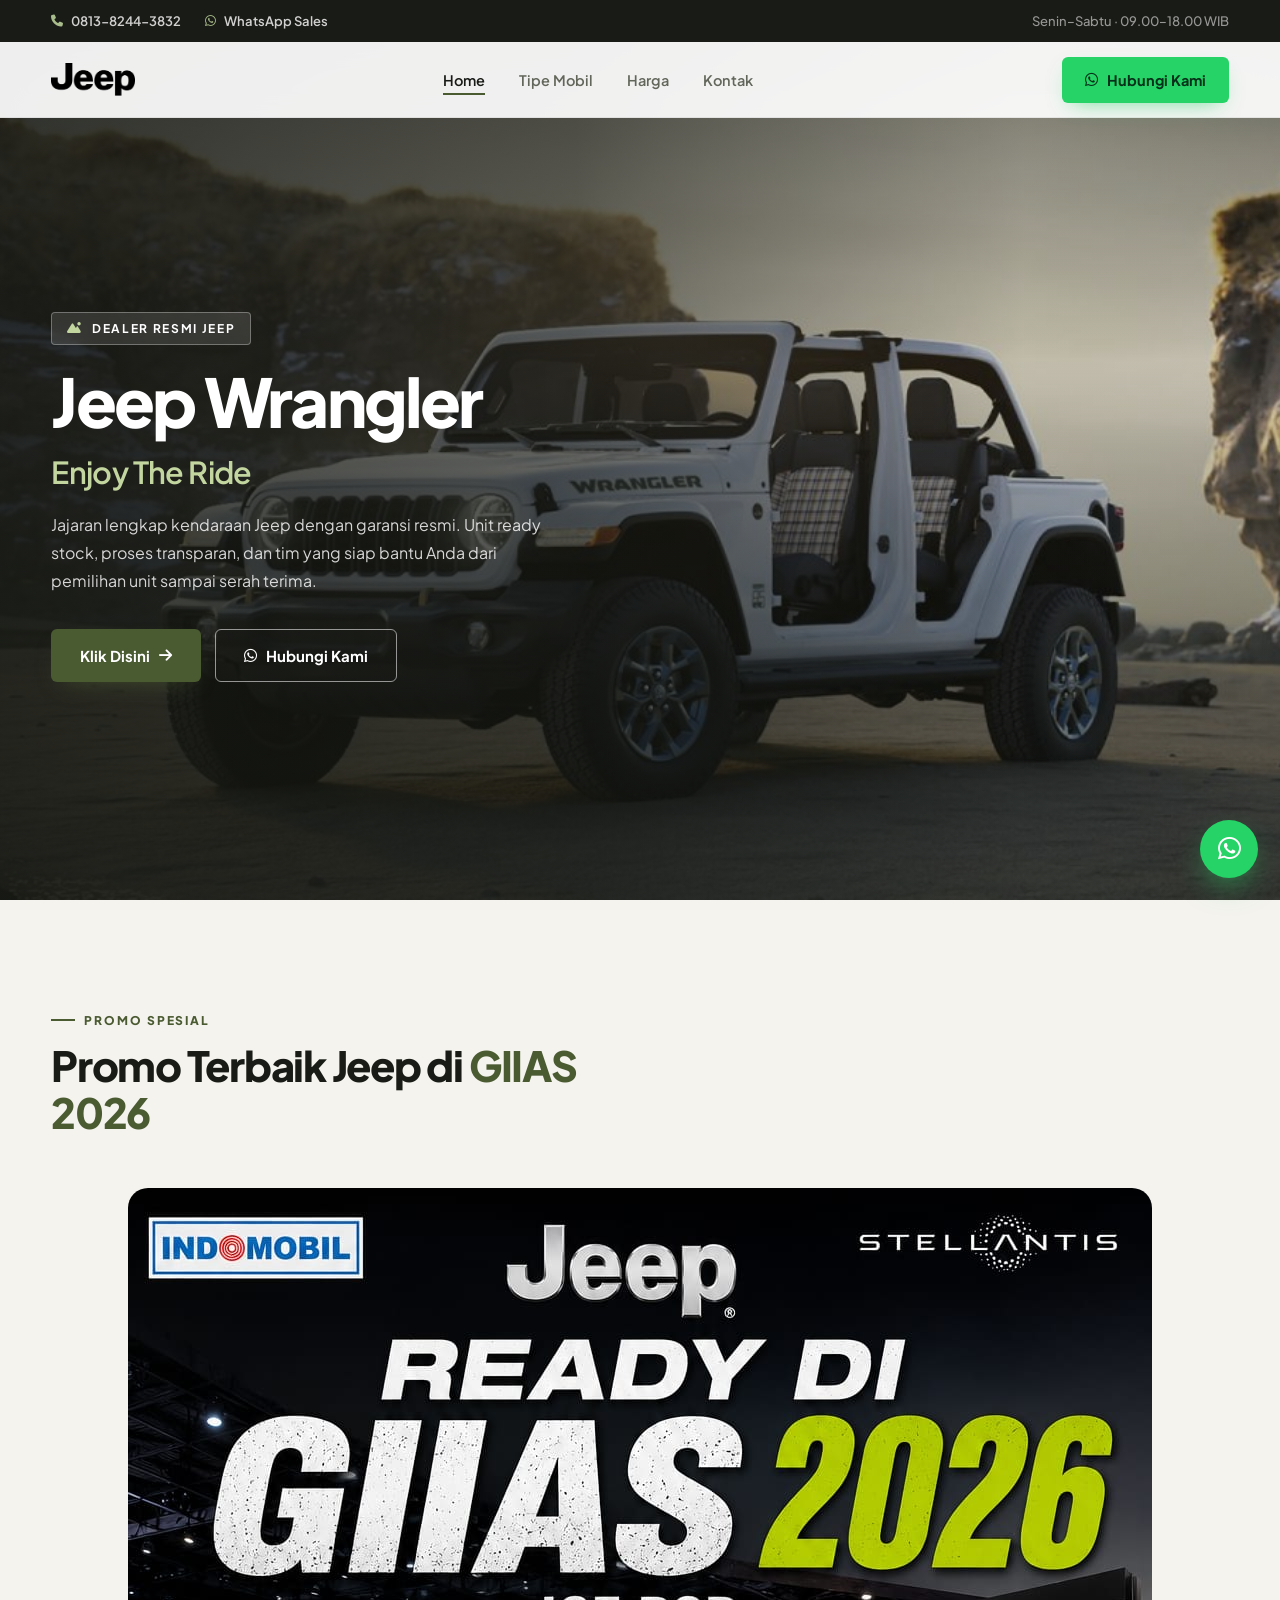
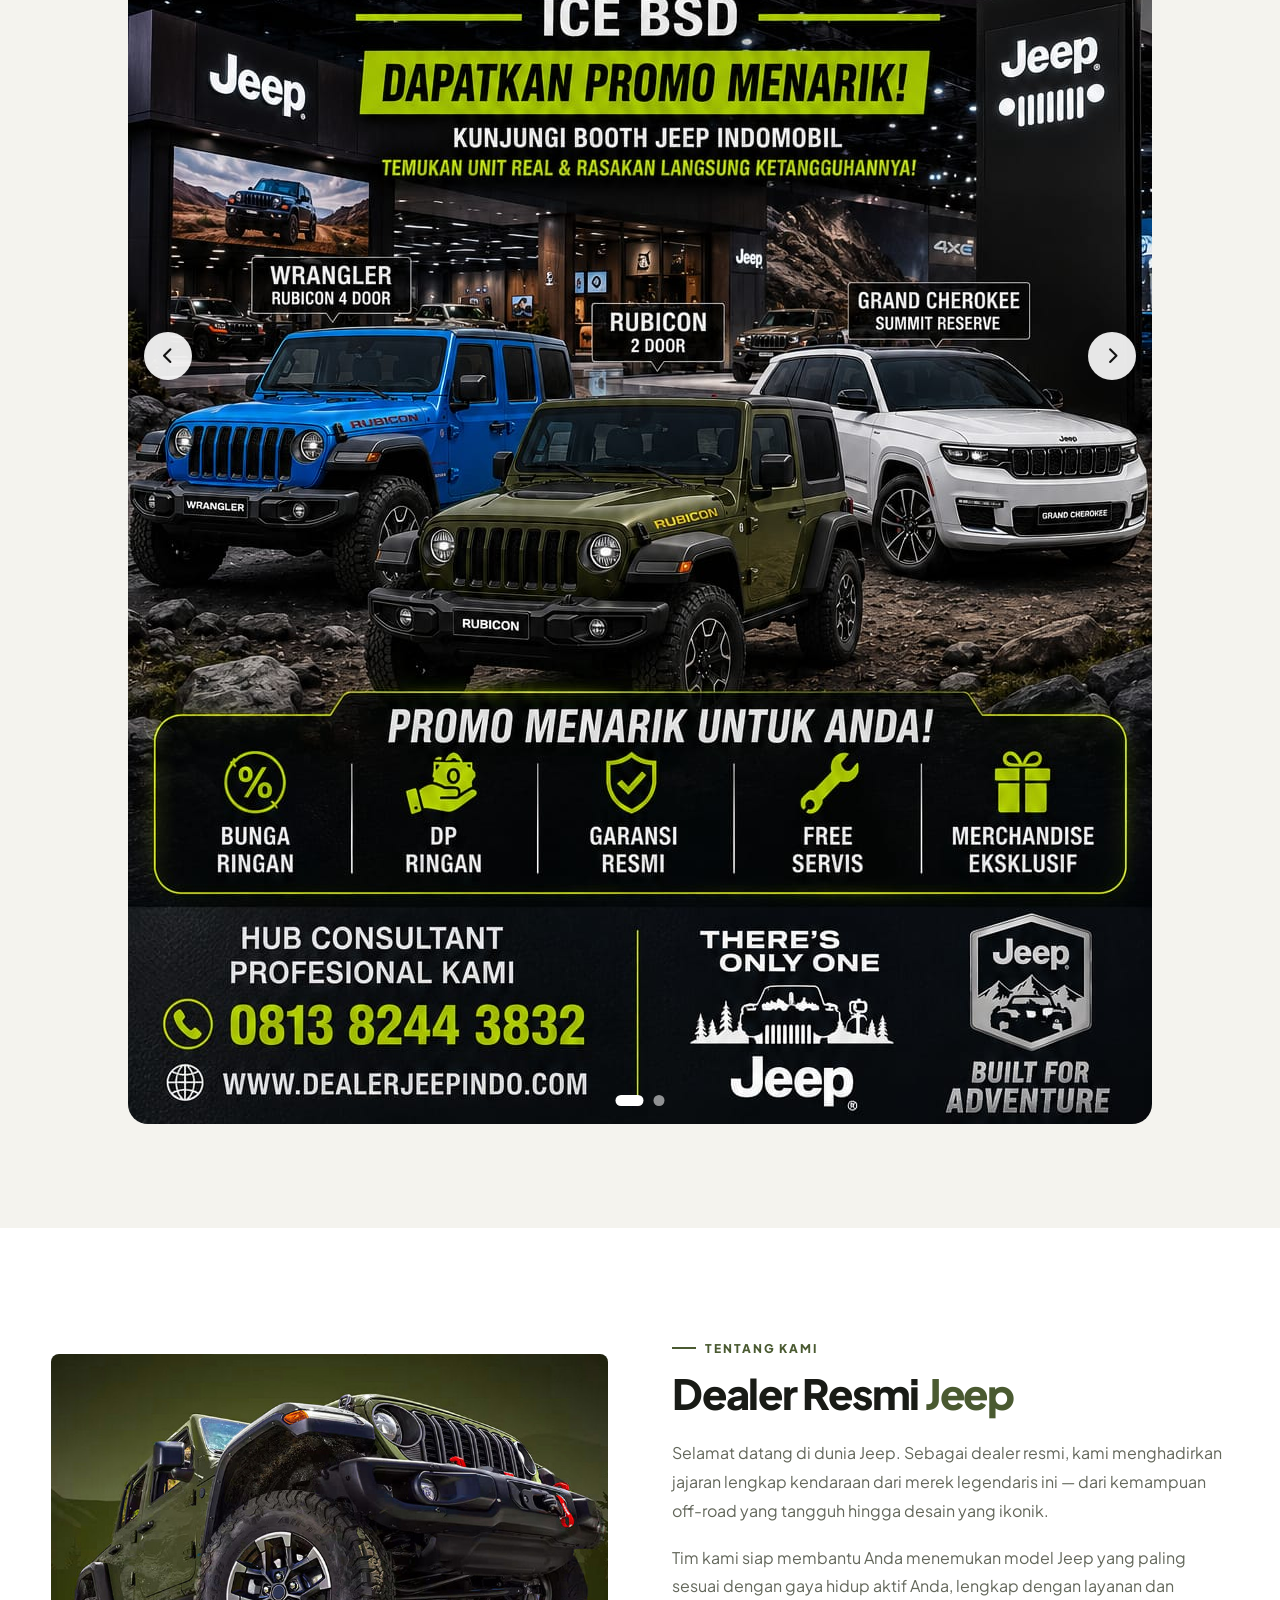
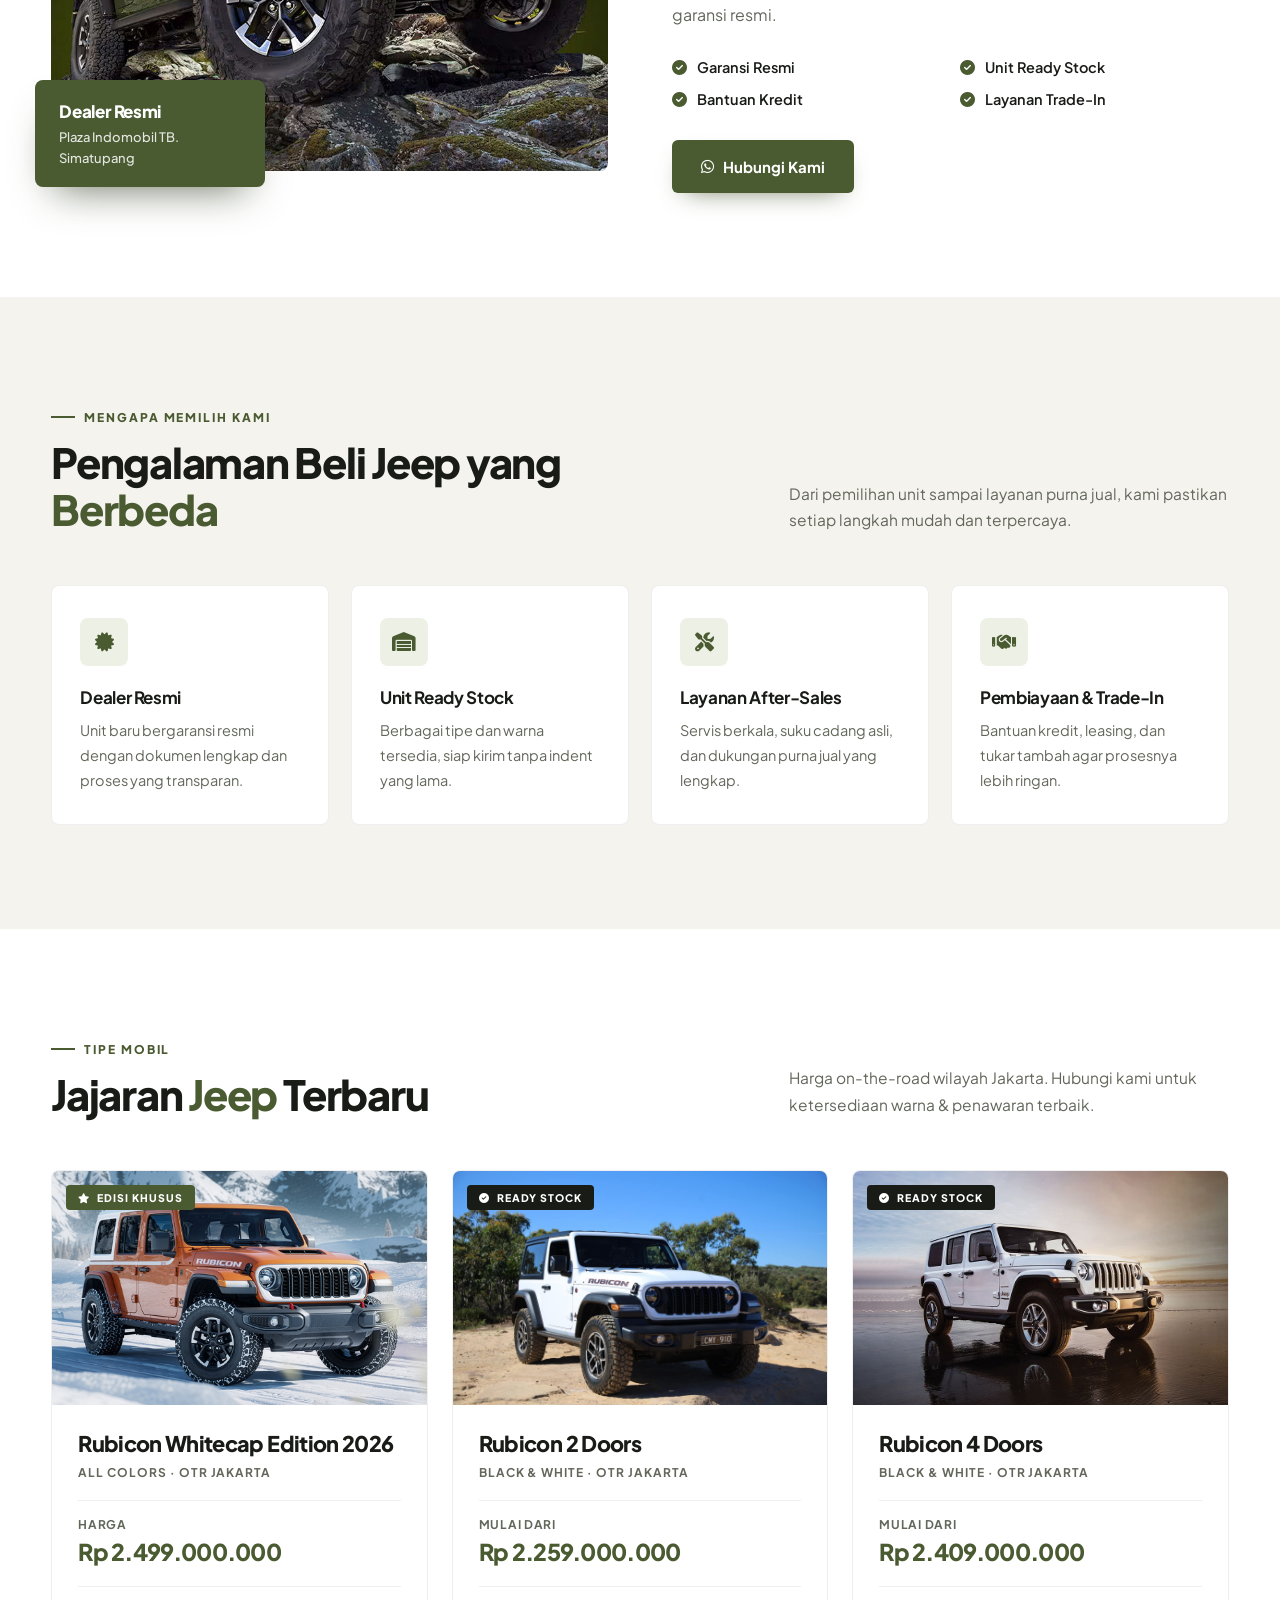
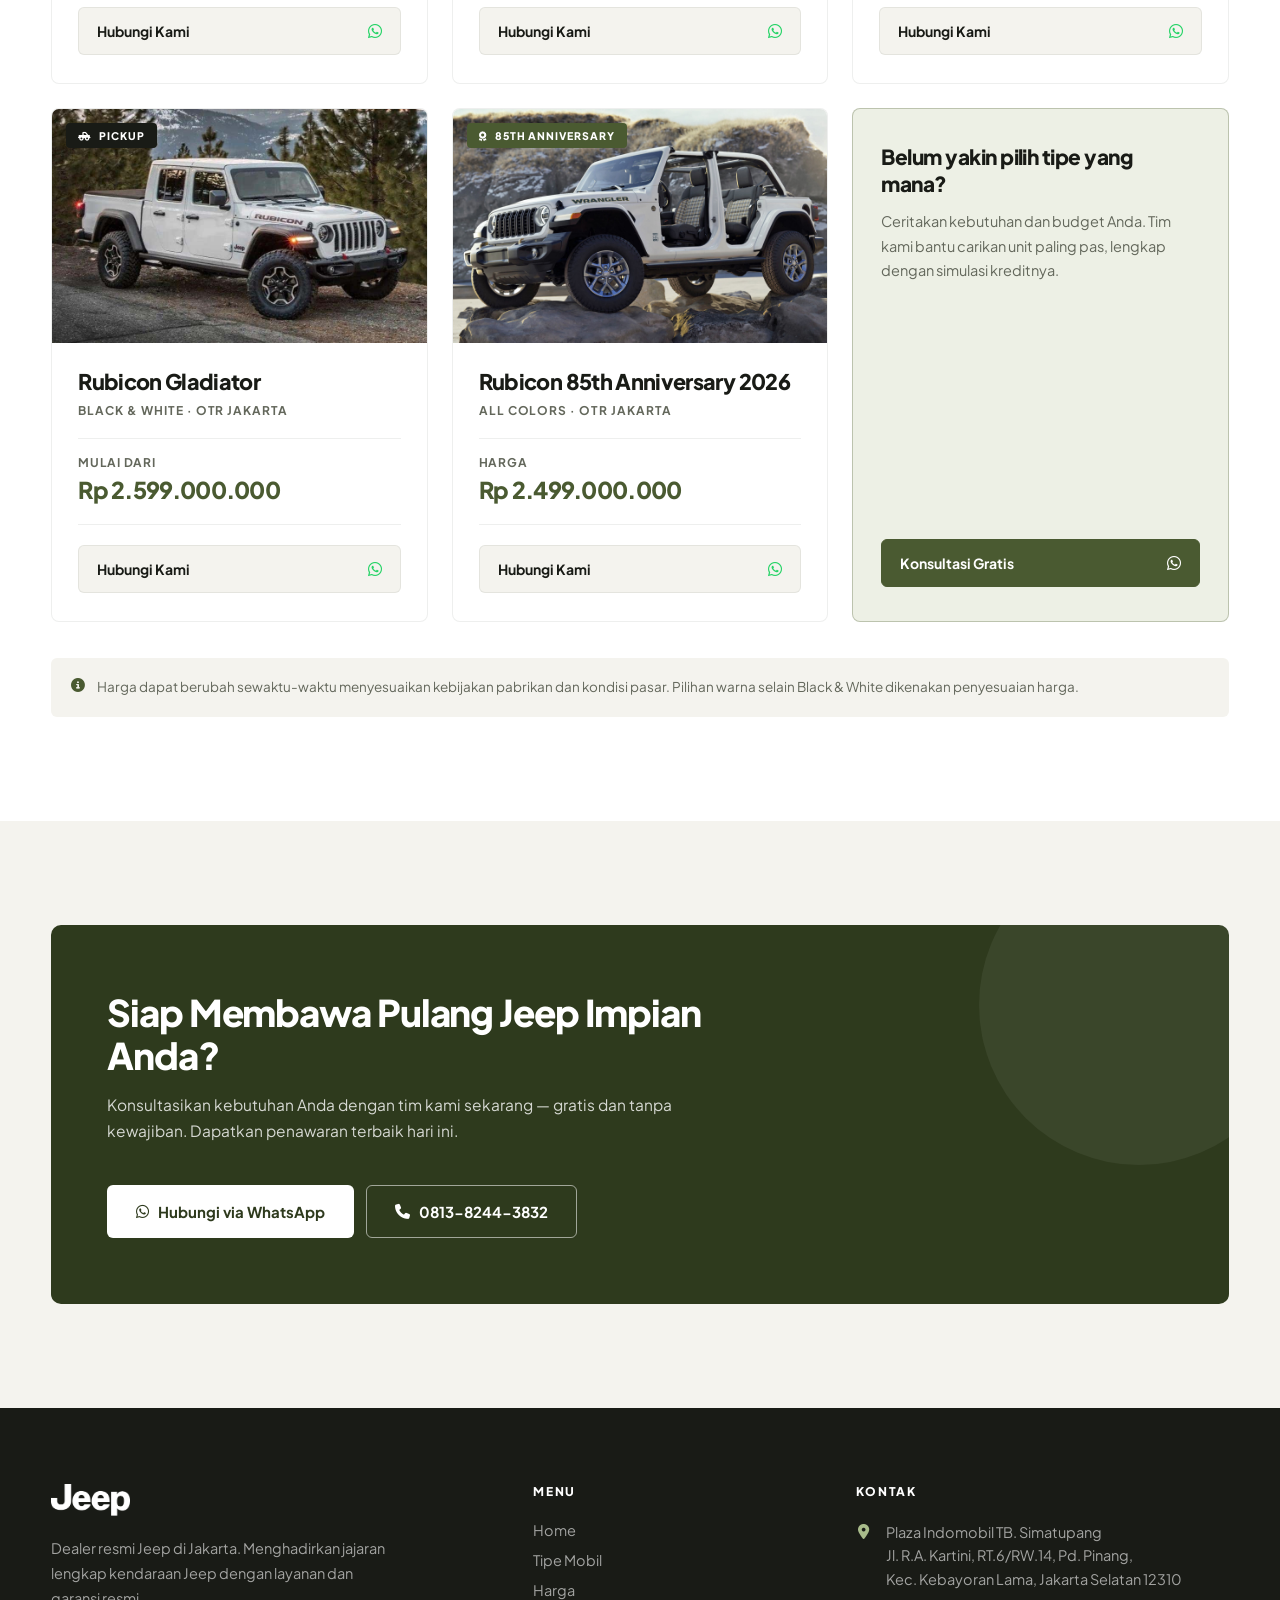
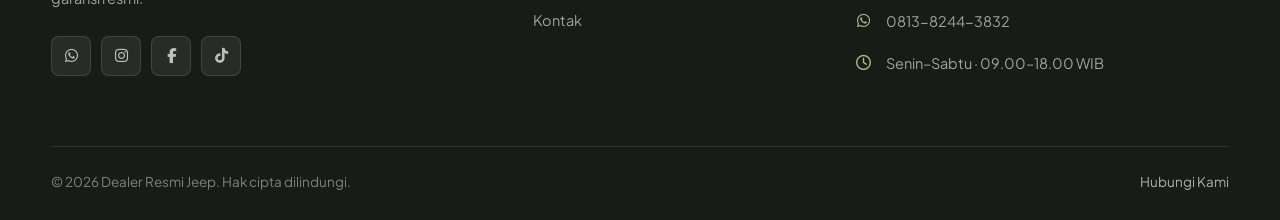
<file: index.html>
<!DOCTYPE html>
<html lang="id">
<head>
<meta charset="UTF-8">
<meta name="viewport" content="width=device-width, initial-scale=1.0">
<title>Dealer Resmi Jeep Jakarta | Wrangler, Rubicon &amp; Gladiator</title>
<meta name="description" content="Dealer resmi Jeep di Jakarta. Jajaran lengkap Wrangler Rubicon & Gladiator dengan garansi resmi, unit ready stock, dan bantuan pembiayaan.">

<link rel="preconnect" href="https://fonts.googleapis.com">
<link rel="preconnect" href="https://fonts.gstatic.com" crossorigin>
<link href="https://fonts.googleapis.com/css2?family=Plus+Jakarta+Sans:wght@400;500;600;700;800&display=swap" rel="stylesheet">
<link rel="stylesheet" href="https://cdnjs.cloudflare.com/ajax/libs/font-awesome/6.5.2/css/all.min.css">
<link rel="stylesheet" href="assets/style.css">
</head>
<body>

<!-- ============ TOP BAR ============ -->
<div class="topbar">
  <div class="wrap topbar__inner">
    <div class="topbar__left">
      <a href="tel:081382443832"><i class="fa-solid fa-phone"></i> 0813-8244-3832</a>
      <a href="https://wa.me/6281382443832" target="_blank"><i class="fa-brands fa-whatsapp"></i> WhatsApp Sales</a>
    </div>
    <div class="topbar__right">Senin&ndash;Sabtu &middot; 09.00&ndash;18.00 WIB</div>
  </div>
</div>

<!-- ============ NAVBAR ============ -->
<header class="nav" id="nav">
  <div class="wrap nav__inner">
    <a href="index.html" class="brand" aria-label="Dealer Jeep Indonesia">
      <img src="assets/logo.png" alt="Jeep">
    </a>
    <nav class="menu" id="menu">
      <a href="index.html" class="is-active">Home</a>
      <a href="tipe-mobil.html">Tipe Mobil</a>
      <a href="harga.html">Harga</a>
      <a href="kontak.html">Kontak</a>
    </nav>
    <div class="nav__right">
      <a href="https://wa.me/6281382443832?text=Halo%2C%20saya%20mau%20tanya%20unit%20Jeep" target="_blank" class="btn btn--wa">
        <i class="fa-brands fa-whatsapp"></i> Hubungi Kami
      </a>
      <button class="burger" id="burger" aria-label="Buka menu" aria-expanded="false"><i class="fa-solid fa-bars"></i></button>
    </div>
  </div>
</header>

<!-- ============ HERO ============ -->
<section class="hero">
  <div class="hero__bg">
    <img src="assets/hero-jeep.jpg" alt="Jeep Wrangler">
  </div>
  <div class="wrap">
    <div class="hero__content">
      <span class="hero__kicker"><i class="fa-solid fa-mountain-sun"></i> Dealer Resmi Jeep</span>
      <h1>Jeep Wrangler</h1>
      <div class="hero__sub">Enjoy The Ride</div>
      <p>
        Jajaran lengkap kendaraan Jeep dengan garansi resmi. Unit ready stock, proses transparan,
        dan tim yang siap bantu Anda dari pemilihan unit sampai serah terima.
      </p>
      <div class="hero__cta">
        <a href="tipe-mobil.html" class="btn btn--olive btn--lg">
          Klik Disini <i class="fa-solid fa-arrow-right"></i>
        </a>
        <a href="https://wa.me/6281382443832?text=Halo%2C%20saya%20mau%20tanya%20unit%20Jeep" target="_blank" class="btn btn--outline-light btn--lg">
          <i class="fa-brands fa-whatsapp"></i> Hubungi Kami
        </a>
      </div>
    </div>
  </div>
</section>

<!-- ============ IMAGE SLIDER GIIAS ============ -->
<section class="section section--sand">
  <div class="wrap">
    <div class="section__head">
      <div>
        <span class="eyebrow">Promo Spesial</span>
        <h2 class="section__title">Promo Terbaik Jeep di <em>GIIAS 2026</em></h2>
      </div>
    </div>

    <div class="slider" id="slider">
      <div class="slider__track" id="sliderTrack">
        <div class="slide"><img src="assets/giias-1.jpg" alt="Promo Jeep GIIAS 2026 - 1" width="1024" height="1536"></div>
        <div class="slide"><img src="assets/giias-2.jpg" alt="Promo Jeep GIIAS 2026 - 2" width="1024" height="1536"></div>
      </div>

      <button class="slider__btn slider__btn--prev" id="sliderPrev" aria-label="Sebelumnya"><i class="fa-solid fa-chevron-left"></i></button>
      <button class="slider__btn slider__btn--next" id="sliderNext" aria-label="Berikutnya"><i class="fa-solid fa-chevron-right"></i></button>

      <div class="slider__dots" id="sliderDots"></div>
    </div>
  </div>
</section>
  
<!-- ============ TENTANG KAMI ============ -->
<section class="section">
  <div class="wrap">
    <div class="about">
      <div class="about__media">
        <img src="assets/showroom-jeep.jpg" alt="Showroom Jeep Jakarta">
        <div class="about__badge">
          <strong>Dealer Resmi</strong>
          <span>Plaza Indomobil TB. Simatupang</span>
        </div>
      </div>
      <div class="about__body">
        <span class="eyebrow">Tentang Kami</span>
        <h2 class="section__title">Dealer Resmi <em>Jeep</em></h2>
        <p style="margin-top:22px">
          Selamat datang di dunia Jeep. Sebagai dealer resmi, kami menghadirkan jajaran lengkap
          kendaraan dari merek legendaris ini &mdash; dari kemampuan off-road yang tangguh hingga
          desain yang ikonik.
        </p>
        <p>
          Tim kami siap membantu Anda menemukan model Jeep yang paling sesuai dengan gaya hidup
          aktif Anda, lengkap dengan layanan dan garansi resmi.
        </p>

        <div class="about__list">
          <div><i class="fa-solid fa-circle-check"></i> Garansi Resmi</div>
          <div><i class="fa-solid fa-circle-check"></i> Unit Ready Stock</div>
          <div><i class="fa-solid fa-circle-check"></i> Bantuan Kredit</div>
          <div><i class="fa-solid fa-circle-check"></i> Layanan Trade-In</div>
        </div>

        <a href="https://wa.me/6281382443832?text=Halo%2C%20saya%20mau%20tanya%20unit%20Jeep" target="_blank" class="btn btn--olive btn--lg">
          <i class="fa-brands fa-whatsapp"></i> Hubungi Kami
        </a>
      </div>
    </div>
  </div>
</section>

<!-- ============ MENGAPA MEMILIH KAMI ============ -->
<section class="section section--sand">
  <div class="wrap">
    <div class="section__head">
      <div>
        <span class="eyebrow">Mengapa Memilih Kami</span>
        <h2 class="section__title">Pengalaman Beli Jeep yang <em>Berbeda</em></h2>
      </div>
      <p>
        Dari pemilihan unit sampai layanan purna jual, kami pastikan setiap langkah
        mudah dan terpercaya.
      </p>
    </div>

    <div class="why">
      <div class="why__card">
        <div class="why__icon"><i class="fa-solid fa-certificate"></i></div>
        <h3>Dealer Resmi</h3>
        <p>Unit baru bergaransi resmi dengan dokumen lengkap dan proses yang transparan.</p>
      </div>
      <div class="why__card">
        <div class="why__icon"><i class="fa-solid fa-warehouse"></i></div>
        <h3>Unit Ready Stock</h3>
        <p>Berbagai tipe dan warna tersedia, siap kirim tanpa indent yang lama.</p>
      </div>
      <div class="why__card">
        <div class="why__icon"><i class="fa-solid fa-screwdriver-wrench"></i></div>
        <h3>Layanan After-Sales</h3>
        <p>Servis berkala, suku cadang asli, dan dukungan purna jual yang lengkap.</p>
      </div>
      <div class="why__card">
        <div class="why__icon"><i class="fa-solid fa-handshake"></i></div>
        <h3>Pembiayaan &amp; Trade-In</h3>
        <p>Bantuan kredit, leasing, dan tukar tambah agar prosesnya lebih ringan.</p>
      </div>
    </div>
  </div>
</section>

<!-- ============ TIPE MOBIL ============ -->
<section class="section">
  <div class="wrap">
    <div class="section__head">
      <div>
        <span class="eyebrow">Tipe Mobil</span>
        <h2 class="section__title">Jajaran <em>Jeep</em> Terbaru</h2>
      </div>
      <p>
        Harga on-the-road wilayah Jakarta. Hubungi kami untuk ketersediaan warna &amp;
        penawaran terbaik.
      </p>
    </div>

    <div class="models">

      <article class="model">
        <div class="model__media">
          <span class="model__tag"><i class="fa-solid fa-star"></i> Edisi Khusus</span>
          <img src="assets/jeep-rubicon-whitecap.jpg" alt="Rubicon Whitecap Edition 2026">
        </div>
        <div class="model__body">
          <h3 class="model__name">Rubicon Whitecap Edition 2026</h3>
          <span class="model__meta">All Colors &middot; OTR Jakarta</span>
          <div class="model__price">
            <span>Harga</span>
            <strong>Rp 2.499.000.000</strong>
          </div>
          <a class="model__cta" target="_blank"
             href="https://wa.me/6281382443832?text=Halo%2C%20saya%20tertarik%20Rubicon%20Whitecap%20Edition%202026">
            Hubungi Kami <i class="fa-brands fa-whatsapp"></i>
          </a>
        </div>
      </article>

      <article class="model">
        <div class="model__media">
          <span class="model__tag model__tag--dark"><i class="fa-solid fa-circle-check"></i> Ready Stock</span>
          <img src="assets/jeep-rubicon-2doors.jpg" alt="Rubicon 2 Doors">
        </div>
        <div class="model__body">
          <h3 class="model__name">Rubicon 2 Doors</h3>
          <span class="model__meta">Black &amp; White &middot; OTR Jakarta</span>
          <div class="model__price">
            <span>Mulai dari</span>
            <strong>Rp 2.259.000.000</strong>
          </div>
          <a class="model__cta" target="_blank"
             href="https://wa.me/6281382443832?text=Halo%2C%20saya%20tertarik%20Rubicon%202%20Doors">
            Hubungi Kami <i class="fa-brands fa-whatsapp"></i>
          </a>
        </div>
      </article>

      <article class="model">
        <div class="model__media">
          <span class="model__tag model__tag--dark"><i class="fa-solid fa-circle-check"></i> Ready Stock</span>
          <img src="assets/jeep-rubicon-4doors.jpg" alt="Rubicon 4 Doors">
        </div>
        <div class="model__body">
          <h3 class="model__name">Rubicon 4 Doors</h3>
          <span class="model__meta">Black &amp; White &middot; OTR Jakarta</span>
          <div class="model__price">
            <span>Mulai dari</span>
            <strong>Rp 2.409.000.000</strong>
          </div>
          <a class="model__cta" target="_blank"
             href="https://wa.me/6281382443832?text=Halo%2C%20saya%20tertarik%20Rubicon%204%20Doors">
            Hubungi Kami <i class="fa-brands fa-whatsapp"></i>
          </a>
        </div>
      </article>

      <article class="model">
        <div class="model__media">
          <span class="model__tag model__tag--dark"><i class="fa-solid fa-truck-pickup"></i> Pickup</span>
          <img src="assets/jeep-gladiator.jpg" alt="Rubicon Gladiator">
        </div>
        <div class="model__body">
          <h3 class="model__name">Rubicon Gladiator</h3>
          <span class="model__meta">Black &amp; White &middot; OTR Jakarta</span>
          <div class="model__price">
            <span>Mulai dari</span>
            <strong>Rp 2.599.000.000</strong>
          </div>
          <a class="model__cta" target="_blank"
             href="https://wa.me/6281382443832?text=Halo%2C%20saya%20tertarik%20Rubicon%20Gladiator">
            Hubungi Kami <i class="fa-brands fa-whatsapp"></i>
          </a>
        </div>
      </article>

      <article class="model">
        <div class="model__media">
          <span class="model__tag"><i class="fa-solid fa-award"></i> 85th Anniversary</span>
          <img src="assets/jeep-rubicon-85th.jpg" alt="Rubicon 85th Anniversary 2026">
        </div>
        <div class="model__body">
          <h3 class="model__name">Rubicon 85th Anniversary 2026</h3>
          <span class="model__meta">All Colors &middot; OTR Jakarta</span>
          <div class="model__price">
            <span>Harga</span>
            <strong>Rp 2.499.000.000</strong>
          </div>
          <a class="model__cta" target="_blank"
             href="https://wa.me/6281382443832?text=Halo%2C%20saya%20tertarik%20Rubicon%2085th%20Anniversary%202026">
            Hubungi Kami <i class="fa-brands fa-whatsapp"></i>
          </a>
        </div>
      </article>

      <article class="model model--cta">
        <div class="model__body">
          <h3>Belum yakin pilih tipe yang mana?</h3>
          <p>
            Ceritakan kebutuhan dan budget Anda. Tim kami bantu carikan unit paling pas,
            lengkap dengan simulasi kreditnya.
          </p>
          <a class="model__cta" target="_blank"
             href="https://wa.me/6281382443832?text=Halo%2C%20saya%20mau%20konsultasi%20unit%20Jeep">
            Konsultasi Gratis <i class="fa-brands fa-whatsapp"></i>
          </a>
        </div>
      </article>

    </div>

    <div class="disclaimer">
      <i class="fa-solid fa-circle-info"></i>
      <span>
        Harga dapat berubah sewaktu-waktu menyesuaikan kebijakan pabrikan dan kondisi pasar.
        Pilihan warna selain Black &amp; White dikenakan penyesuaian harga.
      </span>
    </div>
  </div>
</section>

<!-- ============ CTA BAND ============ -->
<section class="section section--sand">
  <div class="wrap">
    <div class="cta-band">
      <div class="cta-band__text">
        <h2>Siap Membawa Pulang Jeep Impian Anda?</h2>
        <p>
          Konsultasikan kebutuhan Anda dengan tim kami sekarang &mdash; gratis dan tanpa kewajiban.
          Dapatkan penawaran terbaik hari ini.
        </p>
      </div>
      <div class="cta-band__actions">
        <a href="https://wa.me/6281382443832?text=Halo%2C%20saya%20mau%20konsultasi%20unit%20Jeep" target="_blank" class="btn btn--white btn--lg">
          <i class="fa-brands fa-whatsapp"></i> Hubungi via WhatsApp
        </a>
        <a href="tel:081382443832" class="btn btn--outline-light btn--lg">
          <i class="fa-solid fa-phone"></i> 0813-8244-3832
        </a>
      </div>
    </div>
  </div>
</section>

<!-- ============ FOOTER ============ -->
<footer class="footer">
  <div class="wrap">
    <div class="footer__grid">
      <div class="footer__brand">
        <a href="index.html" aria-label="Dealer Jeep Indonesia">
          <img src="assets/logo.png" alt="Jeep">
        </a>
        <p>
          Dealer resmi Jeep di Jakarta. Menghadirkan jajaran lengkap kendaraan Jeep
          dengan layanan dan garansi resmi.
        </p>
        <div class="socials">
          <a href="https://wa.me/6281382443832" target="_blank" aria-label="WhatsApp"><i class="fa-brands fa-whatsapp"></i></a>
          <a href="#" aria-label="Instagram"><i class="fa-brands fa-instagram"></i></a>
          <a href="#" aria-label="Facebook"><i class="fa-brands fa-facebook-f"></i></a>
          <a href="#" aria-label="TikTok"><i class="fa-brands fa-tiktok"></i></a>
        </div>
      </div>

      <div>
        <h4>Menu</h4>
        <div class="footer__links">
          <a href="index.html">Home</a>
          <a href="tipe-mobil.html">Tipe Mobil</a>
          <a href="harga.html">Harga</a>
          <a href="kontak.html">Kontak</a>
        </div>
      </div>

      <div>
        <h4>Kontak</h4>
        <div class="contact-item">
          <i class="fa-solid fa-location-dot"></i>
          <div>
            Plaza Indomobil TB. Simatupang<br>
            Jl. R.A. Kartini, RT.6/RW.14, Pd. Pinang,<br>
            Kec. Kebayoran Lama, Jakarta Selatan 12310
          </div>
        </div>
        <div class="contact-item">
          <i class="fa-brands fa-whatsapp"></i>
          <div><a href="https://wa.me/6281382443832" target="_blank">0813-8244-3832</a></div>
        </div>
        <div class="contact-item">
          <i class="fa-regular fa-clock"></i>
          <div>Senin&ndash;Sabtu &middot; 09.00&ndash;18.00 WIB</div>
        </div>
      </div>
    </div>

    <div class="footer__bottom">
      <span>&copy; 2026 Dealer Resmi Jeep. Hak cipta dilindungi.</span>
      <a href="https://wa.me/6281382443832" target="_blank">Hubungi Kami</a>
    </div>
  </div>
</footer>

<a href="https://wa.me/6281382443832?text=Halo%2C%20saya%20mau%20tanya%20unit%20Jeep" target="_blank" class="wa-float" aria-label="Chat WhatsApp">
  <i class="fa-brands fa-whatsapp"></i>
</a>

<script src="assets/script.js"></script>
</body>
</html>
</file>
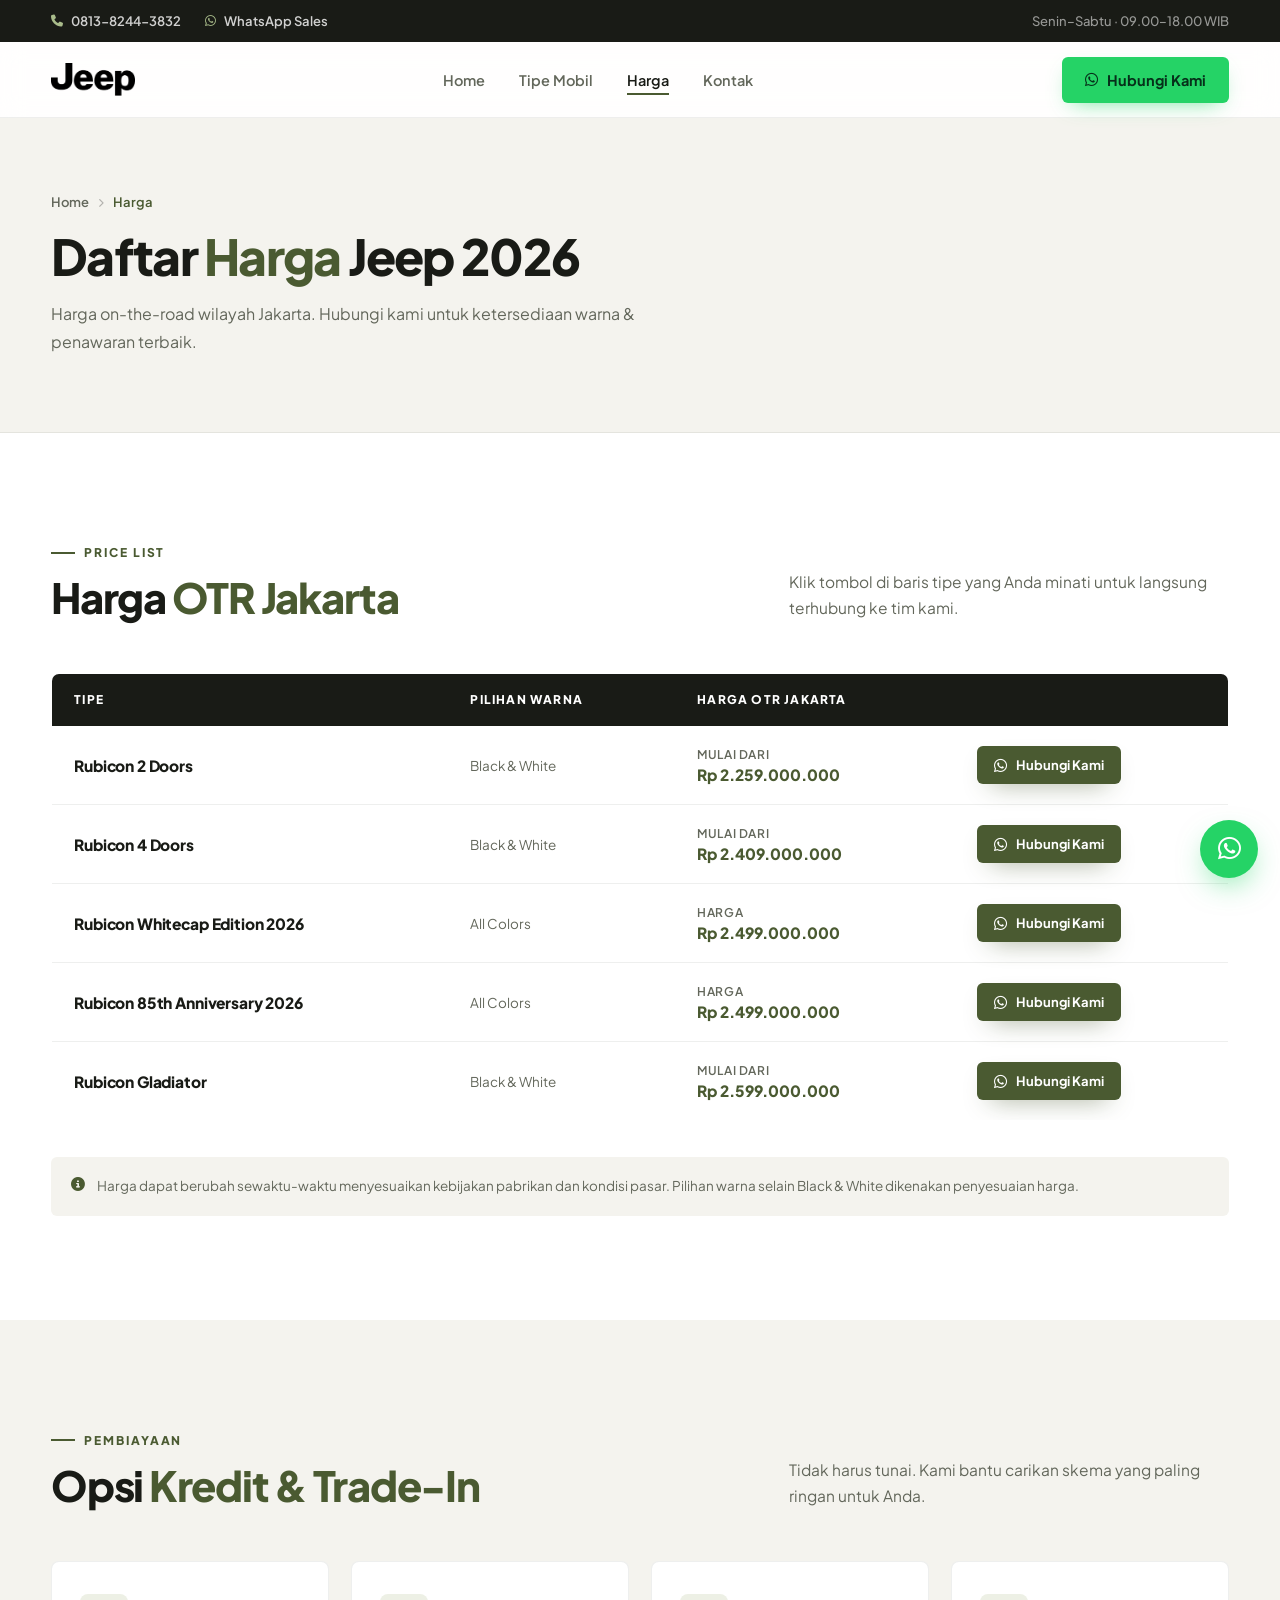
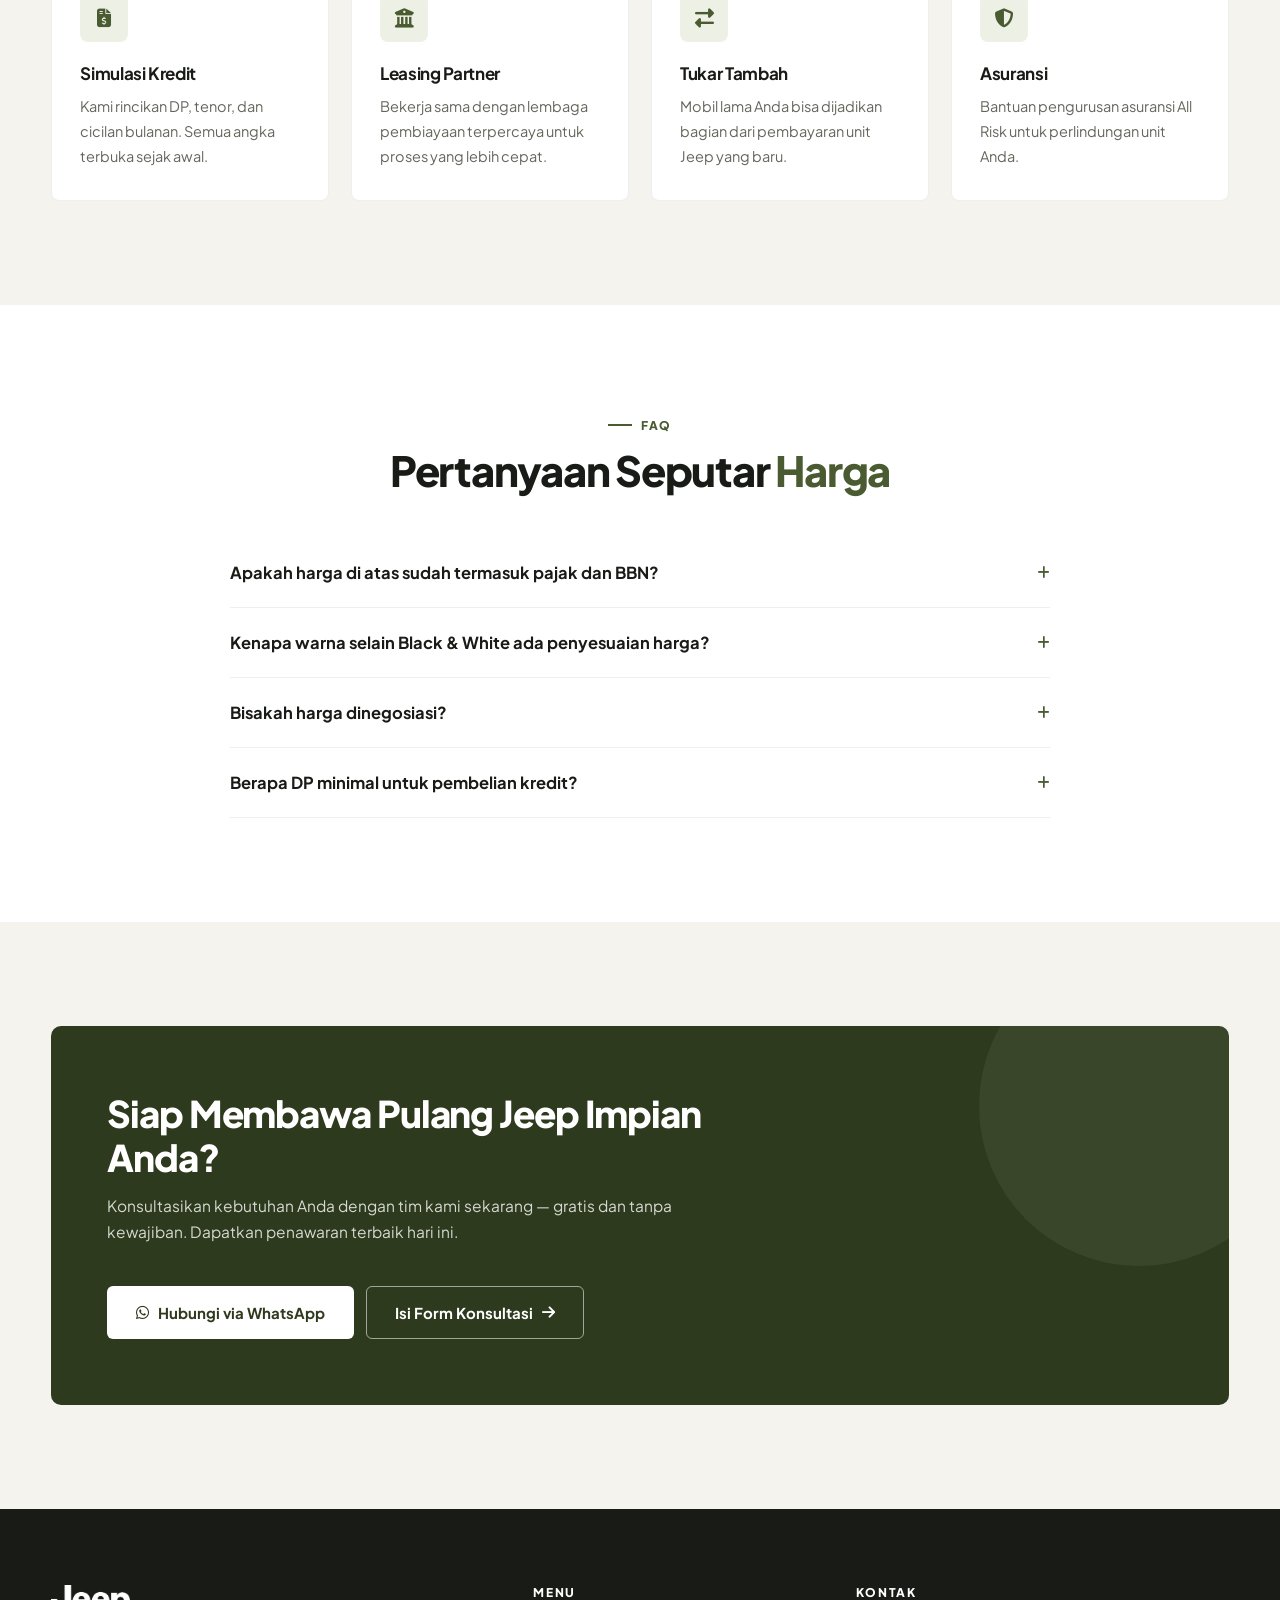
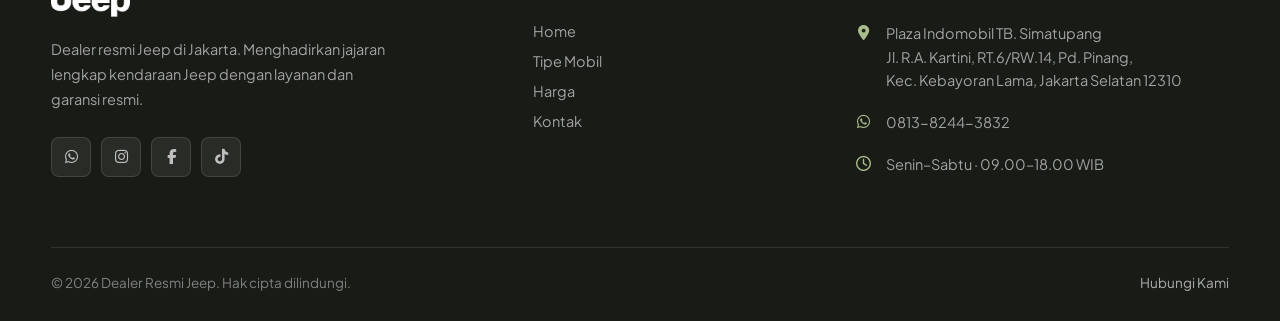
<file: harga.html>
<!DOCTYPE html>
<html lang="id">
<head>
<meta charset="UTF-8">
<meta name="viewport" content="width=device-width, initial-scale=1.0">
<title>Daftar Harga | Dealer Resmi Jeep Jakarta</title>
<meta name="description" content="Daftar harga OTR Jakarta mobil Jeep 2026: Rubicon 2 Doors, 4 Doors, Gladiator, Whitecap Edition, dan 85th Anniversary.">

<link rel="preconnect" href="https://fonts.googleapis.com">
<link rel="preconnect" href="https://fonts.gstatic.com" crossorigin>
<link href="https://fonts.googleapis.com/css2?family=Plus+Jakarta+Sans:wght@400;500;600;700;800&display=swap" rel="stylesheet">
<link rel="stylesheet" href="https://cdnjs.cloudflare.com/ajax/libs/font-awesome/6.5.2/css/all.min.css">
<link rel="stylesheet" href="assets/style.css">
</head>
<body>

<div class="topbar">
  <div class="wrap topbar__inner">
    <div class="topbar__left">
      <a href="tel:081382443832"><i class="fa-solid fa-phone"></i> 0813-8244-3832</a>
      <a href="https://wa.me/6281382443832" target="_blank"><i class="fa-brands fa-whatsapp"></i> WhatsApp Sales</a>
    </div>
    <div class="topbar__right">Senin&ndash;Sabtu &middot; 09.00&ndash;18.00 WIB</div>
  </div>
</div>

<header class="nav" id="nav">
  <div class="wrap nav__inner">
    <a href="index.html" class="brand" aria-label="Dealer Jeep Indonesia">
      <img src="assets/logo.png" alt="Jeep">
    </a>
    <nav class="menu" id="menu">
      <a href="index.html">Home</a>
      <a href="tipe-mobil.html">Tipe Mobil</a>
      <a href="harga.html" class="is-active">Harga</a>
      <a href="kontak.html">Kontak</a>
    </nav>
    <div class="nav__right">
      <a href="https://wa.me/6281382443832?text=Halo%2C%20saya%20mau%20tanya%20unit%20Jeep" target="_blank" class="btn btn--wa">
        <i class="fa-brands fa-whatsapp"></i> Hubungi Kami
      </a>
      <button class="burger" id="burger" aria-label="Buka menu" aria-expanded="false"><i class="fa-solid fa-bars"></i></button>
    </div>
  </div>
</header>

<!-- ============ PAGE HERO ============ -->
<section class="page-hero">
  <div class="wrap">
    <div class="page-hero__inner">
      <div class="crumbs">
        <a href="index.html">Home</a>
        <i class="fa-solid fa-chevron-right"></i>
        <span>Harga</span>
      </div>
      <h1>Daftar <em>Harga</em> Jeep 2026</h1>
      <p>
        Harga on-the-road wilayah Jakarta. Hubungi kami untuk ketersediaan warna &amp;
        penawaran terbaik.
      </p>
    </div>
  </div>
</section>

<!-- ============ PRICE TABLE ============ -->
<section class="section">
  <div class="wrap">

    <div class="section__head">
      <div>
        <span class="eyebrow">Price List</span>
        <h2 class="section__title">Harga <em>OTR Jakarta</em></h2>
      </div>
      <p>Klik tombol di baris tipe yang Anda minati untuk langsung terhubung ke tim kami.</p>
    </div>

    <div class="table-scroll">
      <table class="price-table">
        <thead>
          <tr>
            <th>Tipe</th>
            <th>Pilihan Warna</th>
            <th>Harga OTR Jakarta</th>
            <th></th>
          </tr>
        </thead>
        <tbody>
          <tr>
            <td>
              <span class="pt-name">Rubicon 2 Doors</span>
            </td>
            <td class="pt-color">Black &amp; White</td>
            <td>
              <span class="pt-note">Mulai dari</span>
              <span class="pt-price">Rp 2.259.000.000</span>
            </td>
            <td>
              <a href="https://wa.me/6281382443832?text=Halo%2C%20saya%20tertarik%20Rubicon%202%20Doors" target="_blank" class="btn btn--olive">
                <i class="fa-brands fa-whatsapp"></i> Hubungi Kami
              </a>
            </td>
          </tr>

          <tr>
            <td>
              <span class="pt-name">Rubicon 4 Doors</span>
            </td>
            <td class="pt-color">Black &amp; White</td>
            <td>
              <span class="pt-note">Mulai dari</span>
              <span class="pt-price">Rp 2.409.000.000</span>
            </td>
            <td>
              <a href="https://wa.me/6281382443832?text=Halo%2C%20saya%20tertarik%20Rubicon%204%20Doors" target="_blank" class="btn btn--olive">
                <i class="fa-brands fa-whatsapp"></i> Hubungi Kami
              </a>
            </td>
          </tr>

          <tr>
            <td>
              <span class="pt-name">Rubicon Whitecap Edition 2026</span>
            </td>
            <td class="pt-color">All Colors</td>
            <td>
              <span class="pt-note">Harga</span>
              <span class="pt-price">Rp 2.499.000.000</span>
            </td>
            <td>
              <a href="https://wa.me/6281382443832?text=Halo%2C%20saya%20tertarik%20Rubicon%20Whitecap%20Edition%202026" target="_blank" class="btn btn--olive">
                <i class="fa-brands fa-whatsapp"></i> Hubungi Kami
              </a>
            </td>
          </tr>

          <tr>
            <td>
              <span class="pt-name">Rubicon 85th Anniversary 2026</span>
            </td>
            <td class="pt-color">All Colors</td>
            <td>
              <span class="pt-note">Harga</span>
              <span class="pt-price">Rp 2.499.000.000</span>
            </td>
            <td>
              <a href="https://wa.me/6281382443832?text=Halo%2C%20saya%20tertarik%20Rubicon%2085th%20Anniversary%202026" target="_blank" class="btn btn--olive">
                <i class="fa-brands fa-whatsapp"></i> Hubungi Kami
              </a>
            </td>
          </tr>

          <tr>
            <td>
              <span class="pt-name">Rubicon Gladiator</span>
            </td>
            <td class="pt-color">Black &amp; White</td>
            <td>
              <span class="pt-note">Mulai dari</span>
              <span class="pt-price">Rp 2.599.000.000</span>
            </td>
            <td>
              <a href="https://wa.me/6281382443832?text=Halo%2C%20saya%20tertarik%20Rubicon%20Gladiator" target="_blank" class="btn btn--olive">
                <i class="fa-brands fa-whatsapp"></i> Hubungi Kami
              </a>
            </td>
          </tr>
        </tbody>
      </table>
    </div>

    <div class="disclaimer">
      <i class="fa-solid fa-circle-info"></i>
      <span>
        Harga dapat berubah sewaktu-waktu menyesuaikan kebijakan pabrikan dan kondisi pasar.
        Pilihan warna selain Black &amp; White dikenakan penyesuaian harga.
      </span>
    </div>

  </div>
</section>

<!-- ============ PEMBIAYAAN ============ -->
<section class="section section--sand">
  <div class="wrap">
    <div class="section__head">
      <div>
        <span class="eyebrow">Pembiayaan</span>
        <h2 class="section__title">Opsi <em>Kredit &amp; Trade-In</em></h2>
      </div>
      <p>Tidak harus tunai. Kami bantu carikan skema yang paling ringan untuk Anda.</p>
    </div>

    <div class="why">
      <div class="why__card">
        <div class="why__icon"><i class="fa-solid fa-file-invoice-dollar"></i></div>
        <h3>Simulasi Kredit</h3>
        <p>Kami rincikan DP, tenor, dan cicilan bulanan. Semua angka terbuka sejak awal.</p>
      </div>
      <div class="why__card">
        <div class="why__icon"><i class="fa-solid fa-building-columns"></i></div>
        <h3>Leasing Partner</h3>
        <p>Bekerja sama dengan lembaga pembiayaan terpercaya untuk proses yang lebih cepat.</p>
      </div>
      <div class="why__card">
        <div class="why__icon"><i class="fa-solid fa-right-left"></i></div>
        <h3>Tukar Tambah</h3>
        <p>Mobil lama Anda bisa dijadikan bagian dari pembayaran unit Jeep yang baru.</p>
      </div>
      <div class="why__card">
        <div class="why__icon"><i class="fa-solid fa-shield-halved"></i></div>
        <h3>Asuransi</h3>
        <p>Bantuan pengurusan asuransi All Risk untuk perlindungan unit Anda.</p>
      </div>
    </div>
  </div>
</section>

<!-- ============ FAQ ============ -->
<section class="section">
  <div class="wrap">
    <div style="text-align:center;margin-bottom:44px">
      <span class="eyebrow" style="justify-content:center">FAQ</span>
      <h2 class="section__title" style="margin-inline:auto;max-width:640px">Pertanyaan Seputar <em>Harga</em></h2>
    </div>

    <div class="faq">
      <div class="faq__item">
        <button class="faq__q">Apakah harga di atas sudah termasuk pajak dan BBN? <i class="fa-solid fa-plus"></i></button>
        <div class="faq__a">
          <p>Ya. Harga yang tercantum adalah harga on-the-road (OTR) wilayah Jakarta, artinya sudah termasuk pengurusan STNK, BPKB, dan plat nomor. Untuk wilayah di luar Jakarta, harga OTR bisa berbeda.</p>
        </div>
      </div>
      <div class="faq__item">
        <button class="faq__q">Kenapa warna selain Black &amp; White ada penyesuaian harga? <i class="fa-solid fa-plus"></i></button>
        <div class="faq__a">
          <p>Warna di luar Black &amp; White termasuk kategori premium color dari pabrikan, sehingga dikenakan biaya tambahan. Besarannya bisa Anda tanyakan langsung ke tim kami sesuai tipe yang diminati.</p>
        </div>
      </div>
      <div class="faq__item">
        <button class="faq__q">Bisakah harga dinegosiasi? <i class="fa-solid fa-plus"></i></button>
        <div class="faq__a">
          <p>Harga OTR mengikuti kebijakan pabrikan, tapi penawaran terbaik bisa berupa program promo, paket aksesori, atau bantuan biaya. Hubungi tim kami untuk penawaran yang sedang berjalan.</p>
        </div>
      </div>
      <div class="faq__item">
        <button class="faq__q">Berapa DP minimal untuk pembelian kredit? <i class="fa-solid fa-plus"></i></button>
        <div class="faq__a">
          <p>Besaran DP tergantung tipe unit, tenor, dan hasil analisa dari pihak leasing. Tim kami bisa buatkan simulasi kredit sesuai budget yang Anda targetkan.</p>
        </div>
      </div>
    </div>
  </div>
</section>

<!-- ============ CTA BAND ============ -->
<section class="section section--sand">
  <div class="wrap">
    <div class="cta-band">
      <div class="cta-band__text">
        <h2>Siap Membawa Pulang Jeep Impian Anda?</h2>
        <p>
          Konsultasikan kebutuhan Anda dengan tim kami sekarang &mdash; gratis dan tanpa kewajiban.
          Dapatkan penawaran terbaik hari ini.
        </p>
      </div>
      <div class="cta-band__actions">
        <a href="https://wa.me/6281382443832?text=Halo%2C%20saya%20mau%20konsultasi%20unit%20Jeep" target="_blank" class="btn btn--white btn--lg">
          <i class="fa-brands fa-whatsapp"></i> Hubungi via WhatsApp
        </a>
        <a href="kontak.html" class="btn btn--outline-light btn--lg">
          Isi Form Konsultasi <i class="fa-solid fa-arrow-right"></i>
        </a>
      </div>
    </div>
  </div>
</section>

<footer class="footer">
  <div class="wrap">
    <div class="footer__grid">
      <div class="footer__brand">
        <a href="index.html" aria-label="Dealer Jeep Indonesia">
          <img src="assets/logo.png" alt="Jeep">
        </a>
        <p>
          Dealer resmi Jeep di Jakarta. Menghadirkan jajaran lengkap kendaraan Jeep
          dengan layanan dan garansi resmi.
        </p>
        <div class="socials">
          <a href="https://wa.me/6281382443832" target="_blank" aria-label="WhatsApp"><i class="fa-brands fa-whatsapp"></i></a>
          <a href="#" aria-label="Instagram"><i class="fa-brands fa-instagram"></i></a>
          <a href="#" aria-label="Facebook"><i class="fa-brands fa-facebook-f"></i></a>
          <a href="#" aria-label="TikTok"><i class="fa-brands fa-tiktok"></i></a>
        </div>
      </div>
      <div>
        <h4>Menu</h4>
        <div class="footer__links">
          <a href="index.html">Home</a>
          <a href="tipe-mobil.html">Tipe Mobil</a>
          <a href="harga.html">Harga</a>
          <a href="kontak.html">Kontak</a>
        </div>
      </div>
      <div>
        <h4>Kontak</h4>
        <div class="contact-item">
          <i class="fa-solid fa-location-dot"></i>
          <div>
            Plaza Indomobil TB. Simatupang<br>
            Jl. R.A. Kartini, RT.6/RW.14, Pd. Pinang,<br>
            Kec. Kebayoran Lama, Jakarta Selatan 12310
          </div>
        </div>
        <div class="contact-item">
          <i class="fa-brands fa-whatsapp"></i>
          <div><a href="https://wa.me/6281382443832" target="_blank">0813-8244-3832</a></div>
        </div>
        <div class="contact-item">
          <i class="fa-regular fa-clock"></i>
          <div>Senin&ndash;Sabtu &middot; 09.00&ndash;18.00 WIB</div>
        </div>
      </div>
    </div>
    <div class="footer__bottom">
      <span>&copy; 2026 Dealer Resmi Jeep. Hak cipta dilindungi.</span>
      <a href="https://wa.me/6281382443832" target="_blank">Hubungi Kami</a>
    </div>
  </div>
</footer>

<a href="https://wa.me/6281382443832?text=Halo%2C%20saya%20mau%20tanya%20unit%20Jeep" target="_blank" class="wa-float" aria-label="Chat WhatsApp">
  <i class="fa-brands fa-whatsapp"></i>
</a>

<script src="assets/script.js"></script>
</body>
</html>
</file>
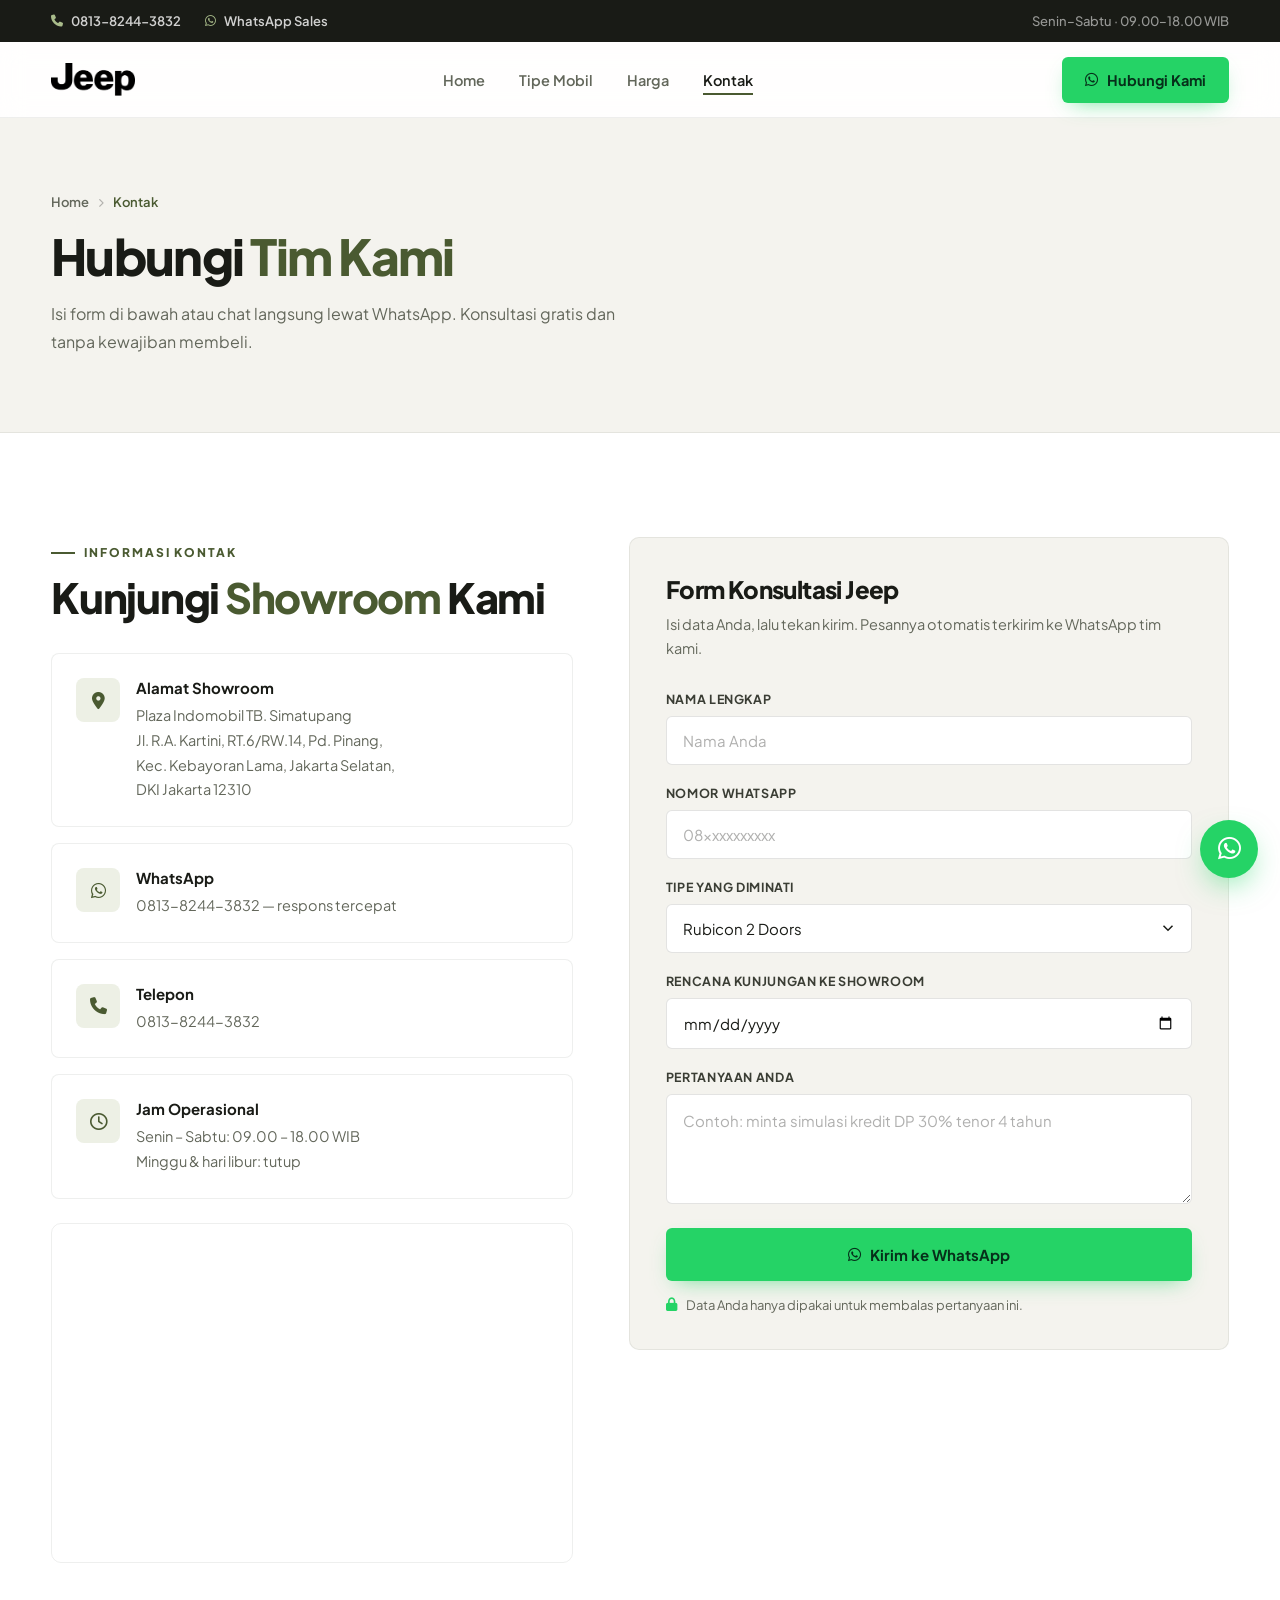
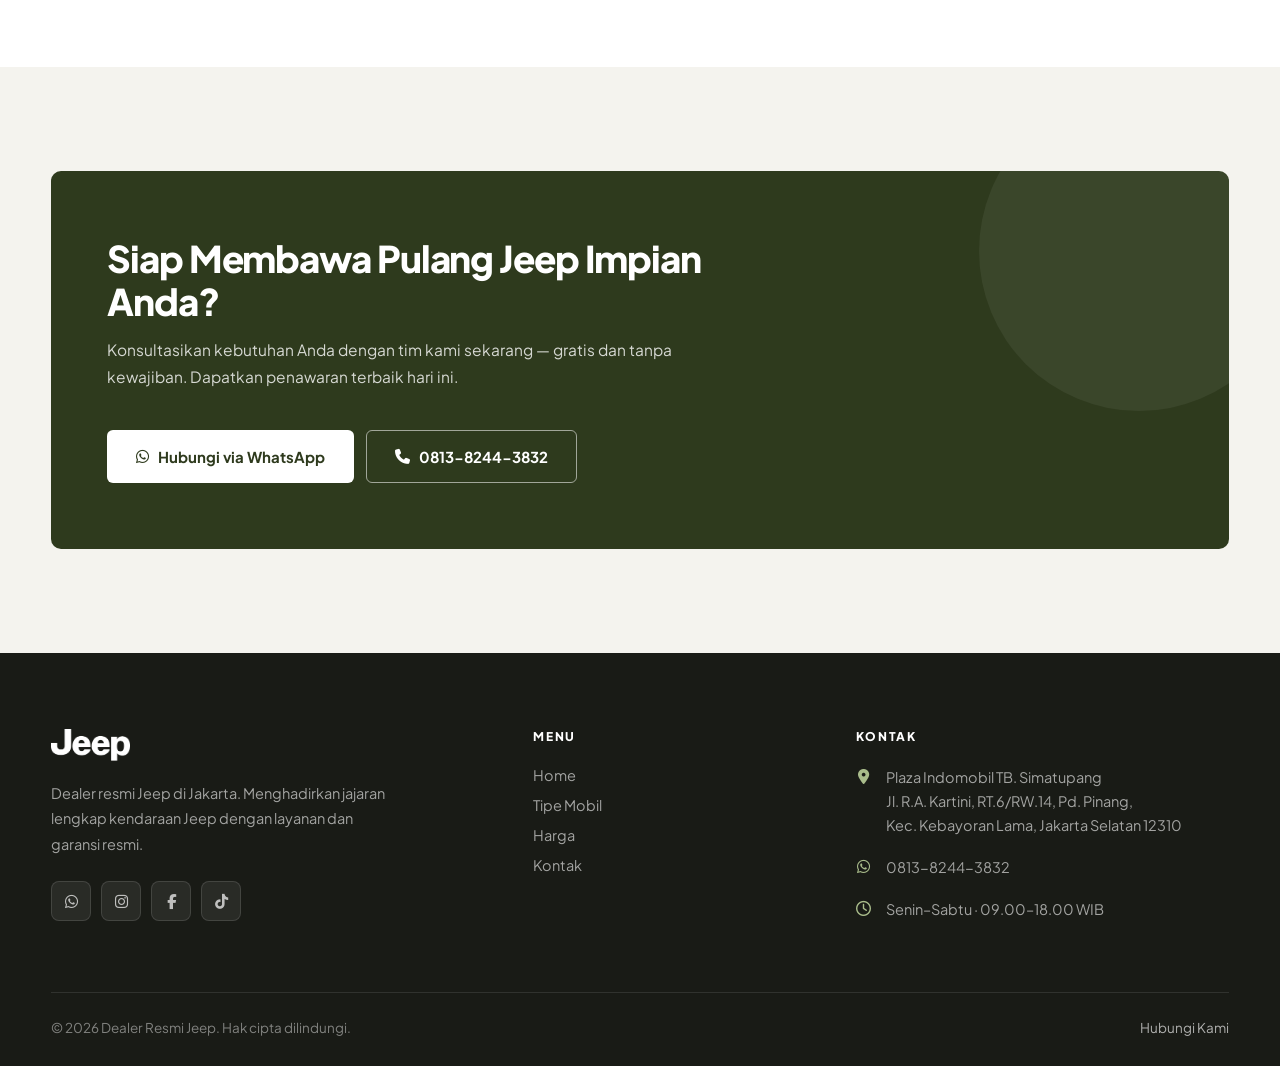
<file: kontak.html>
<!DOCTYPE html>
<html lang="id">
<head>
<meta charset="UTF-8">
<meta name="viewport" content="width=device-width, initial-scale=1.0">
<title>Kontak | Dealer Resmi Jeep Jakarta</title>
<meta name="description" content="Hubungi Dealer Resmi Jeep Jakarta. Showroom Plaza Indomobil TB. Simatupang. WhatsApp 0813-8244-3832.">

<link rel="preconnect" href="https://fonts.googleapis.com">
<link rel="preconnect" href="https://fonts.gstatic.com" crossorigin>
<link href="https://fonts.googleapis.com/css2?family=Plus+Jakarta+Sans:wght@400;500;600;700;800&display=swap" rel="stylesheet">
<link rel="stylesheet" href="https://cdnjs.cloudflare.com/ajax/libs/font-awesome/6.5.2/css/all.min.css">
<link rel="stylesheet" href="assets/style.css">
</head>
<body>

<div class="topbar">
  <div class="wrap topbar__inner">
    <div class="topbar__left">
      <a href="tel:081382443832"><i class="fa-solid fa-phone"></i> 0813-8244-3832</a>
      <a href="https://wa.me/6281382443832" target="_blank"><i class="fa-brands fa-whatsapp"></i> WhatsApp Sales</a>
    </div>
    <div class="topbar__right">Senin&ndash;Sabtu &middot; 09.00&ndash;18.00 WIB</div>
  </div>
</div>

<header class="nav" id="nav">
  <div class="wrap nav__inner">
    <a href="index.html" class="brand" aria-label="Dealer Jeep Indonesia">
      <img src="assets/logo.png" alt="Jeep">
    </a>
    <nav class="menu" id="menu">
      <a href="index.html">Home</a>
      <a href="tipe-mobil.html">Tipe Mobil</a>
      <a href="harga.html">Harga</a>
      <a href="kontak.html" class="is-active">Kontak</a>
    </nav>
    <div class="nav__right">
      <a href="https://wa.me/6281382443832?text=Halo%2C%20saya%20mau%20tanya%20unit%20Jeep" target="_blank" class="btn btn--wa">
        <i class="fa-brands fa-whatsapp"></i> Hubungi Kami
      </a>
      <button class="burger" id="burger" aria-label="Buka menu" aria-expanded="false"><i class="fa-solid fa-bars"></i></button>
    </div>
  </div>
</header>

<!-- ============ PAGE HERO ============ -->
<section class="page-hero">
  <div class="wrap">
    <div class="page-hero__inner">
      <div class="crumbs">
        <a href="index.html">Home</a>
        <i class="fa-solid fa-chevron-right"></i>
        <span>Kontak</span>
      </div>
      <h1>Hubungi <em>Tim Kami</em></h1>
      <p>
        Isi form di bawah atau chat langsung lewat WhatsApp. Konsultasi gratis dan tanpa
        kewajiban membeli.
      </p>
    </div>
  </div>
</section>

<!-- ============ CONTACT ============ -->
<section class="section">
  <div class="wrap">
    <div class="contact-grid">

      <div>
        <span class="eyebrow">Informasi Kontak</span>
        <h2 class="section__title" style="margin-bottom:32px">Kunjungi <em>Showroom</em> Kami</h2>

        <div class="info-card">
          <div class="info-card__icon"><i class="fa-solid fa-location-dot"></i></div>
          <div>
            <h3>Alamat Showroom</h3>
            <p>
              Plaza Indomobil TB. Simatupang<br>
              Jl. R.A. Kartini, RT.6/RW.14, Pd. Pinang,<br>
              Kec. Kebayoran Lama, Jakarta Selatan,<br>
              DKI Jakarta 12310
            </p>
          </div>
        </div>

        <div class="info-card">
          <div class="info-card__icon"><i class="fa-brands fa-whatsapp"></i></div>
          <div>
            <h3>WhatsApp</h3>
            <p><a href="https://wa.me/6281382443832" target="_blank">0813-8244-3832</a> &mdash; respons tercepat</p>
          </div>
        </div>

        <div class="info-card">
          <div class="info-card__icon"><i class="fa-solid fa-phone"></i></div>
          <div>
            <h3>Telepon</h3>
            <p><a href="tel:081382443832">0813-8244-3832</a></p>
          </div>
        </div>

        <div class="info-card">
          <div class="info-card__icon"><i class="fa-regular fa-clock"></i></div>
          <div>
            <h3>Jam Operasional</h3>
            <p>Senin &ndash; Sabtu: 09.00 &ndash; 18.00 WIB<br>Minggu &amp; hari libur: tutup</p>
          </div>
        </div>

        <div class="map">
          <iframe
            src="https://www.google.com/maps?q=Plaza%20Indomobil%20TB%20Simatupang%20Jakarta&output=embed"
            loading="lazy"
            referrerpolicy="no-referrer-when-downgrade"
            title="Lokasi Showroom Jeep"></iframe>
        </div>
      </div>

      <div class="form-card">
        <h2>Form Konsultasi Jeep</h2>
        <p>Isi data Anda, lalu tekan kirim. Pesannya otomatis terkirim ke WhatsApp tim kami.</p>

        <form id="waForm" novalidate>

          <div class="field">
            <label for="f-nama">Nama Lengkap</label>
            <input type="text" id="f-nama" placeholder="Nama Anda" required>
          </div>

          <div class="field">
            <label for="f-telepon">Nomor WhatsApp</label>
            <input type="tel" id="f-telepon" placeholder="08xxxxxxxxxx" required>
          </div>

          <div class="field">
            <label for="f-model">Tipe yang Diminati</label>
            <select id="f-model">
              <option>Rubicon 2 Doors</option>
              <option>Rubicon 4 Doors</option>
              <option>Rubicon Whitecap Edition 2026</option>
              <option>Rubicon 85th Anniversary 2026</option>
              <option>Rubicon Gladiator</option>
              <option>Belum tahu, minta rekomendasi</option>
            </select>
          </div>

          <div class="field">
            <label for="f-tanggal">Rencana Kunjungan ke Showroom</label>
            <input type="date" id="f-tanggal">
          </div>

          <div class="field">
            <label for="f-pesan">Pertanyaan Anda</label>
            <textarea id="f-pesan" placeholder="Contoh: minta simulasi kredit DP 30% tenor 4 tahun"></textarea>
          </div>

          <button type="submit" class="btn btn--wa btn--lg">
            <i class="fa-brands fa-whatsapp"></i> Kirim ke WhatsApp
          </button>

          <div class="form-note">
            <i class="fa-solid fa-lock"></i>
            <span>Data Anda hanya dipakai untuk membalas pertanyaan ini.</span>
          </div>

        </form>
      </div>

    </div>
  </div>
</section>

<!-- ============ CTA BAND ============ -->
<section class="section section--sand">
  <div class="wrap">
    <div class="cta-band">
      <div class="cta-band__text">
        <h2>Siap Membawa Pulang Jeep Impian Anda?</h2>
        <p>
          Konsultasikan kebutuhan Anda dengan tim kami sekarang &mdash; gratis dan tanpa kewajiban.
          Dapatkan penawaran terbaik hari ini.
        </p>
      </div>
      <div class="cta-band__actions">
        <a href="https://wa.me/6281382443832?text=Halo%2C%20saya%20mau%20konsultasi%20unit%20Jeep" target="_blank" class="btn btn--white btn--lg">
          <i class="fa-brands fa-whatsapp"></i> Hubungi via WhatsApp
        </a>
        <a href="tel:081382443832" class="btn btn--outline-light btn--lg">
          <i class="fa-solid fa-phone"></i> 0813-8244-3832
        </a>
      </div>
    </div>
  </div>
</section>

<footer class="footer">
  <div class="wrap">
    <div class="footer__grid">
      <div class="footer__brand">
        <a href="index.html" aria-label="Dealer Jeep Indonesia">
          <img src="assets/logo.png" alt="Jeep">
        </a>
        <p>
          Dealer resmi Jeep di Jakarta. Menghadirkan jajaran lengkap kendaraan Jeep
          dengan layanan dan garansi resmi.
        </p>
        <div class="socials">
          <a href="https://wa.me/6281382443832" target="_blank" aria-label="WhatsApp"><i class="fa-brands fa-whatsapp"></i></a>
          <a href="#" aria-label="Instagram"><i class="fa-brands fa-instagram"></i></a>
          <a href="#" aria-label="Facebook"><i class="fa-brands fa-facebook-f"></i></a>
          <a href="#" aria-label="TikTok"><i class="fa-brands fa-tiktok"></i></a>
        </div>
      </div>
      <div>
        <h4>Menu</h4>
        <div class="footer__links">
          <a href="index.html">Home</a>
          <a href="tipe-mobil.html">Tipe Mobil</a>
          <a href="harga.html">Harga</a>
          <a href="kontak.html">Kontak</a>
        </div>
      </div>
      <div>
        <h4>Kontak</h4>
        <div class="contact-item">
          <i class="fa-solid fa-location-dot"></i>
          <div>
            Plaza Indomobil TB. Simatupang<br>
            Jl. R.A. Kartini, RT.6/RW.14, Pd. Pinang,<br>
            Kec. Kebayoran Lama, Jakarta Selatan 12310
          </div>
        </div>
        <div class="contact-item">
          <i class="fa-brands fa-whatsapp"></i>
          <div><a href="https://wa.me/6281382443832" target="_blank">0813-8244-3832</a></div>
        </div>
        <div class="contact-item">
          <i class="fa-regular fa-clock"></i>
          <div>Senin&ndash;Sabtu &middot; 09.00&ndash;18.00 WIB</div>
        </div>
      </div>
    </div>
    <div class="footer__bottom">
      <span>&copy; 2026 Dealer Resmi Jeep. Hak cipta dilindungi.</span>
      <a href="https://wa.me/6281382443832" target="_blank">Hubungi Kami</a>
    </div>
  </div>
</footer>

<a href="https://wa.me/6281382443832?text=Halo%2C%20saya%20mau%20tanya%20unit%20Jeep" target="_blank" class="wa-float" aria-label="Chat WhatsApp">
  <i class="fa-brands fa-whatsapp"></i>
</a>

<script src="assets/script.js"></script>
</body>
</html>
</file>
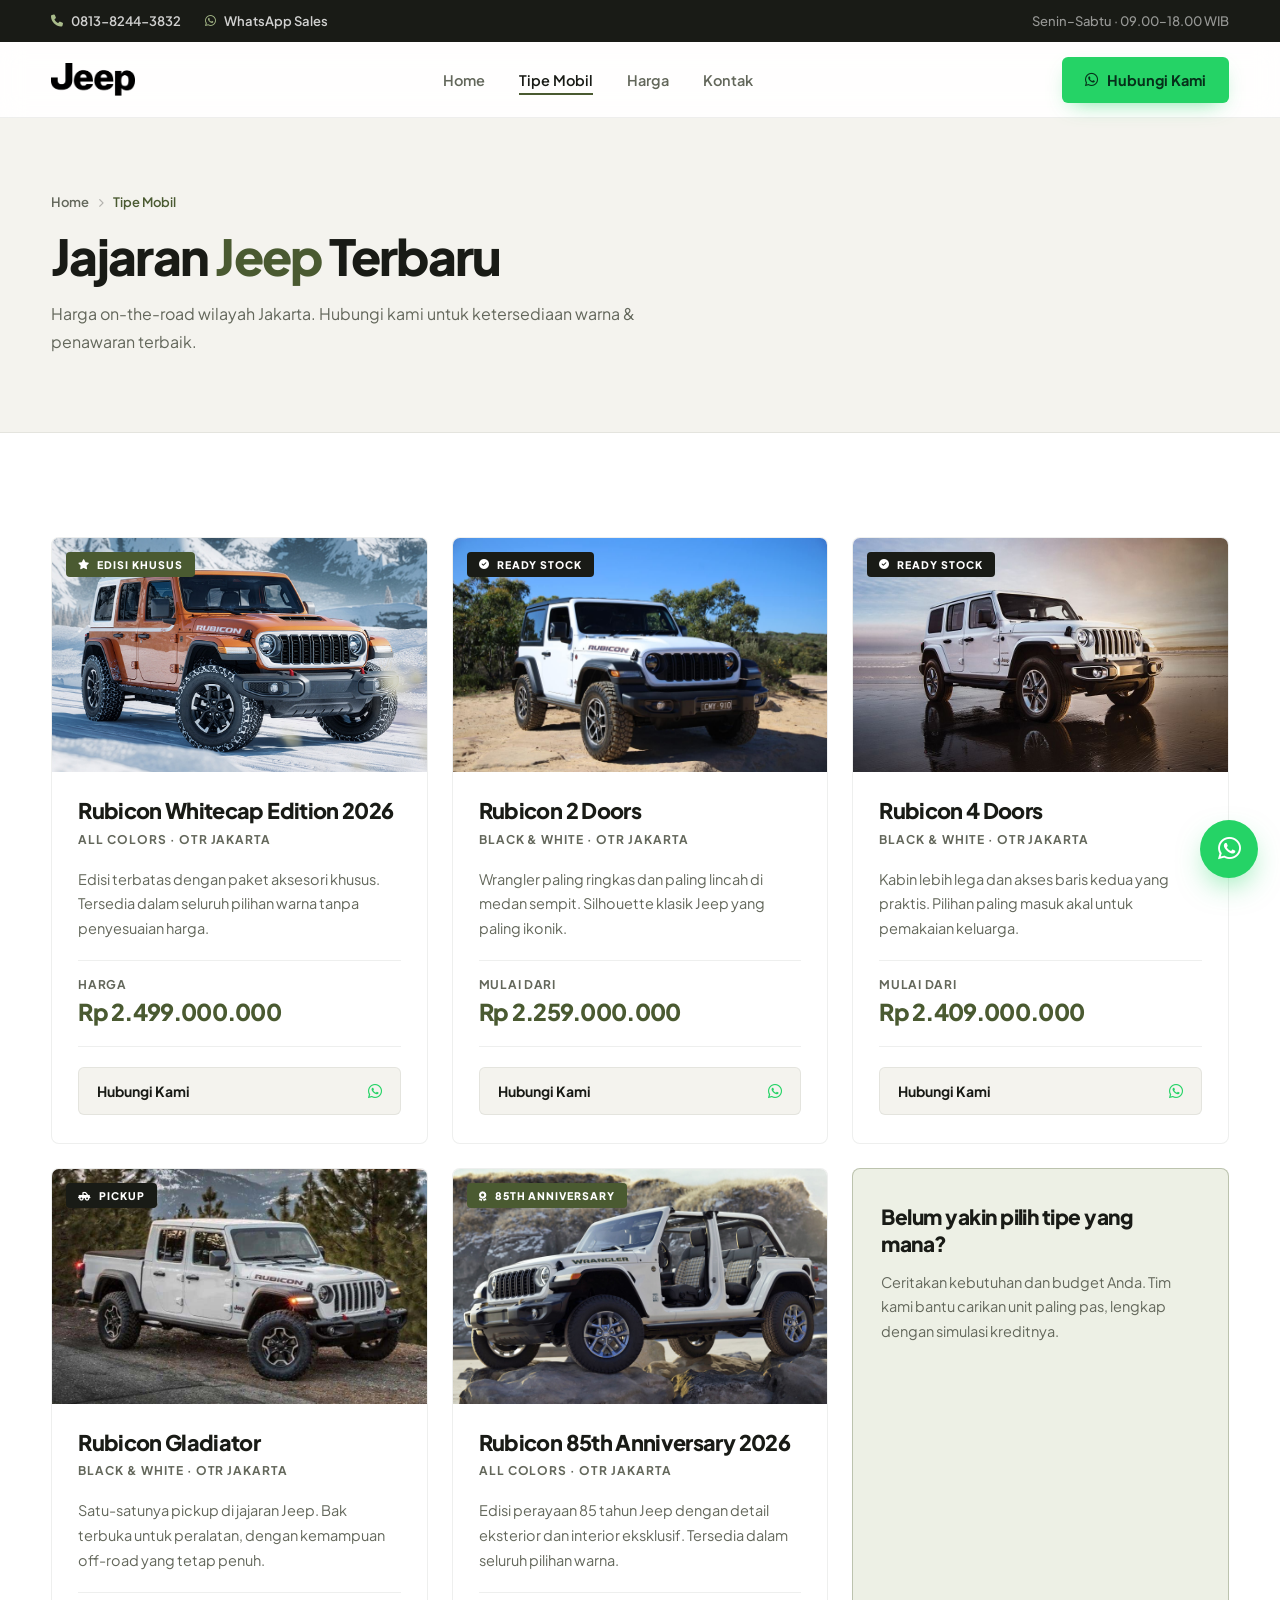
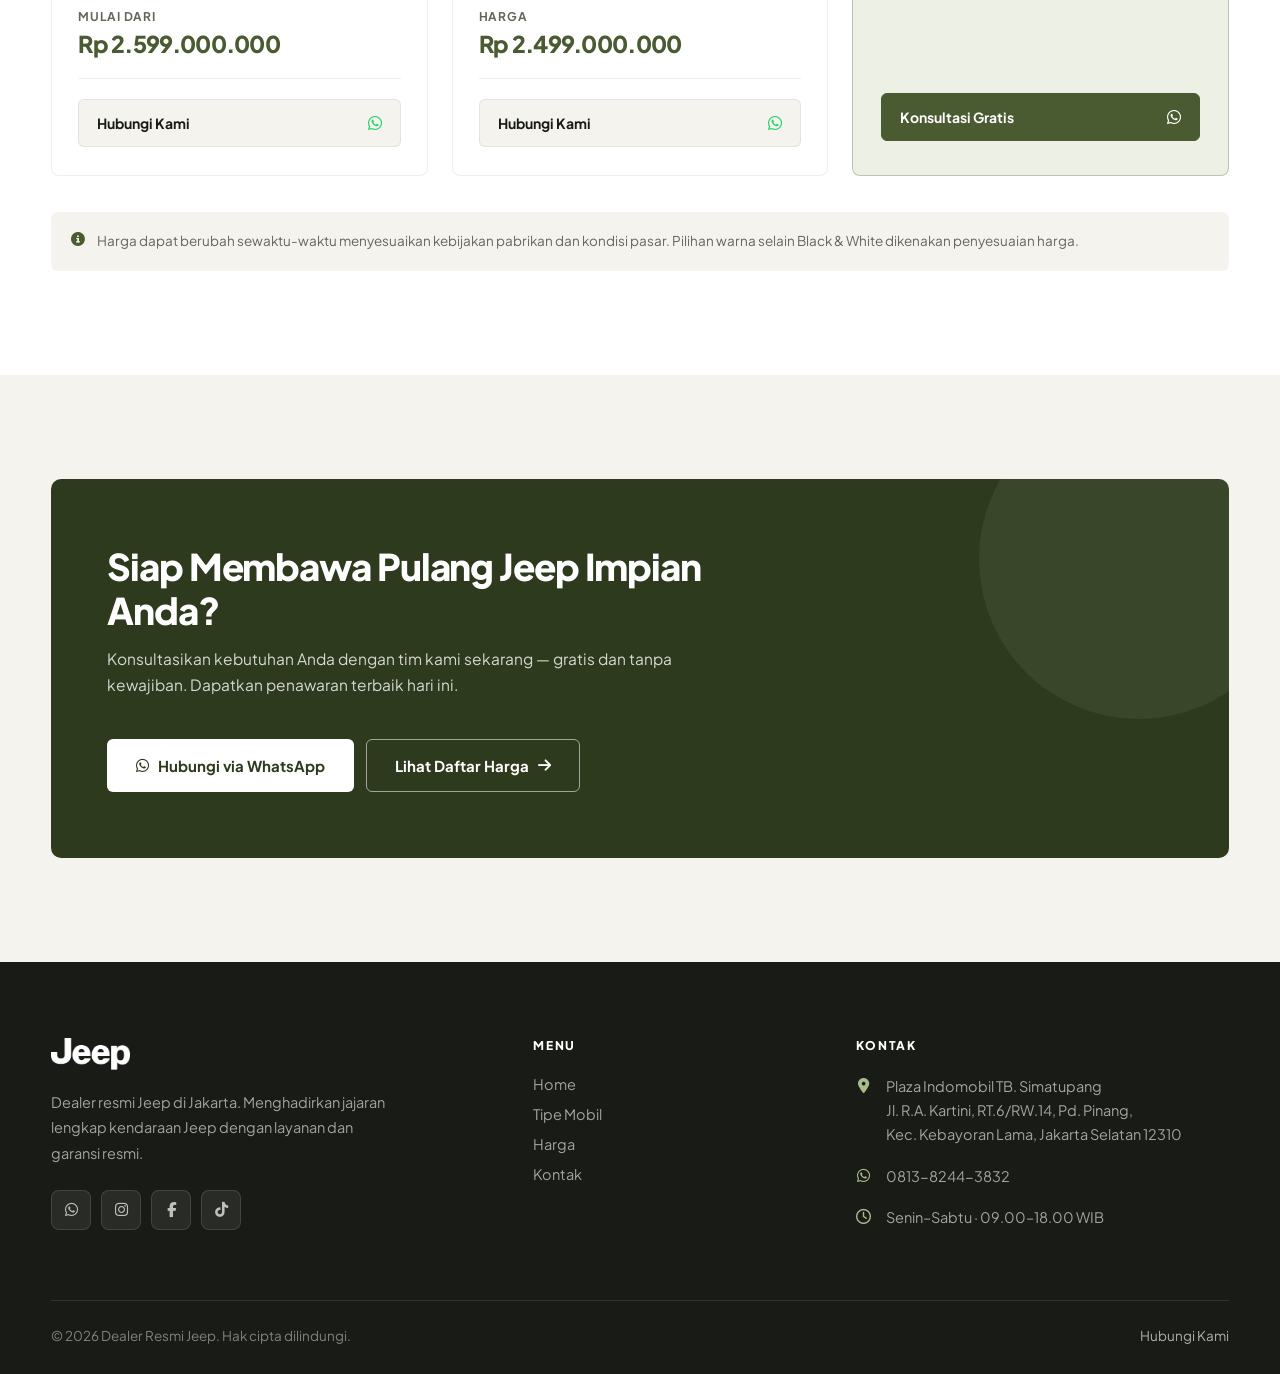
<file: tipe-mobil.html>
<!DOCTYPE html>
<html lang="id">
<head>
<meta charset="UTF-8">
<meta name="viewport" content="width=device-width, initial-scale=1.0">
<title>Tipe Mobil | Dealer Resmi Jeep Jakarta</title>
<meta name="description" content="Jajaran tipe mobil Jeep: Rubicon 2 Doors, 4 Doors, Gladiator, Whitecap Edition, dan 85th Anniversary. Harga OTR Jakarta.">

<link rel="preconnect" href="https://fonts.googleapis.com">
<link rel="preconnect" href="https://fonts.gstatic.com" crossorigin>
<link href="https://fonts.googleapis.com/css2?family=Plus+Jakarta+Sans:wght@400;500;600;700;800&display=swap" rel="stylesheet">
<link rel="stylesheet" href="https://cdnjs.cloudflare.com/ajax/libs/font-awesome/6.5.2/css/all.min.css">
<link rel="stylesheet" href="assets/style.css">
</head>
<body>

<div class="topbar">
  <div class="wrap topbar__inner">
    <div class="topbar__left">
      <a href="tel:081382443832"><i class="fa-solid fa-phone"></i> 0813-8244-3832</a>
      <a href="https://wa.me/6281382443832" target="_blank"><i class="fa-brands fa-whatsapp"></i> WhatsApp Sales</a>
    </div>
    <div class="topbar__right">Senin&ndash;Sabtu &middot; 09.00&ndash;18.00 WIB</div>
  </div>
</div>

<header class="nav" id="nav">
  <div class="wrap nav__inner">
    <a href="index.html" class="brand" aria-label="Dealer Jeep Indonesia">
      <img src="assets/logo.png" alt="Jeep">
    </a>
    <nav class="menu" id="menu">
      <a href="index.html">Home</a>
      <a href="tipe-mobil.html" class="is-active">Tipe Mobil</a>
      <a href="harga.html">Harga</a>
      <a href="kontak.html">Kontak</a>
    </nav>
    <div class="nav__right">
      <a href="https://wa.me/6281382443832?text=Halo%2C%20saya%20mau%20tanya%20unit%20Jeep" target="_blank" class="btn btn--wa">
        <i class="fa-brands fa-whatsapp"></i> Hubungi Kami
      </a>
      <button class="burger" id="burger" aria-label="Buka menu" aria-expanded="false"><i class="fa-solid fa-bars"></i></button>
    </div>
  </div>
</header>

<!-- ============ PAGE HERO ============ -->
<section class="page-hero">
  <div class="wrap">
    <div class="page-hero__inner">
      <div class="crumbs">
        <a href="index.html">Home</a>
        <i class="fa-solid fa-chevron-right"></i>
        <span>Tipe Mobil</span>
      </div>
      <h1>Jajaran <em>Jeep</em> Terbaru</h1>
      <p>
        Harga on-the-road wilayah Jakarta. Hubungi kami untuk ketersediaan warna &amp;
        penawaran terbaik.
      </p>
    </div>
  </div>
</section>

<!-- ============ MODELS ============ -->
<section class="section">
  <div class="wrap">
    <div class="models">

      <article class="model">
        <div class="model__media">
          <span class="model__tag"><i class="fa-solid fa-star"></i> Edisi Khusus</span>
          <img src="assets/jeep-rubicon-whitecap.jpg" alt="Rubicon Whitecap Edition 2026">
        </div>
        <div class="model__body">
          <h3 class="model__name">Rubicon Whitecap Edition 2026</h3>
          <span class="model__meta">All Colors &middot; OTR Jakarta</span>
          <p class="model__desc">
            Edisi terbatas dengan paket aksesori khusus. Tersedia dalam seluruh pilihan warna
            tanpa penyesuaian harga.
          </p>
          <div class="model__price">
            <span>Harga</span>
            <strong>Rp 2.499.000.000</strong>
          </div>
          <a class="model__cta" target="_blank"
             href="https://wa.me/6281382443832?text=Halo%2C%20saya%20tertarik%20Rubicon%20Whitecap%20Edition%202026">
            Hubungi Kami <i class="fa-brands fa-whatsapp"></i>
          </a>
        </div>
      </article>

      <article class="model">
        <div class="model__media">
          <span class="model__tag model__tag--dark"><i class="fa-solid fa-circle-check"></i> Ready Stock</span>
          <img src="assets/jeep-rubicon-2doors.jpg" alt="Rubicon 2 Doors">
        </div>
        <div class="model__body">
          <h3 class="model__name">Rubicon 2 Doors</h3>
          <span class="model__meta">Black &amp; White &middot; OTR Jakarta</span>
          <p class="model__desc">
            Wrangler paling ringkas dan paling lincah di medan sempit. Silhouette klasik Jeep
            yang paling ikonik.
          </p>
          <div class="model__price">
            <span>Mulai dari</span>
            <strong>Rp 2.259.000.000</strong>
          </div>
          <a class="model__cta" target="_blank"
             href="https://wa.me/6281382443832?text=Halo%2C%20saya%20tertarik%20Rubicon%202%20Doors">
            Hubungi Kami <i class="fa-brands fa-whatsapp"></i>
          </a>
        </div>
      </article>

      <article class="model">
        <div class="model__media">
          <span class="model__tag model__tag--dark"><i class="fa-solid fa-circle-check"></i> Ready Stock</span>
          <img src="assets/jeep-rubicon-4doors.jpg" alt="Rubicon 4 Doors">
        </div>
        <div class="model__body">
          <h3 class="model__name">Rubicon 4 Doors</h3>
          <span class="model__meta">Black &amp; White &middot; OTR Jakarta</span>
          <p class="model__desc">
            Kabin lebih lega dan akses baris kedua yang praktis. Pilihan paling masuk akal
            untuk pemakaian keluarga.
          </p>
          <div class="model__price">
            <span>Mulai dari</span>
            <strong>Rp 2.409.000.000</strong>
          </div>
          <a class="model__cta" target="_blank"
             href="https://wa.me/6281382443832?text=Halo%2C%20saya%20tertarik%20Rubicon%204%20Doors">
            Hubungi Kami <i class="fa-brands fa-whatsapp"></i>
          </a>
        </div>
      </article>

      <article class="model">
        <div class="model__media">
          <span class="model__tag model__tag--dark"><i class="fa-solid fa-truck-pickup"></i> Pickup</span>
          <img src="assets/jeep-gladiator.jpg" alt="Rubicon Gladiator">
        </div>
        <div class="model__body">
          <h3 class="model__name">Rubicon Gladiator</h3>
          <span class="model__meta">Black &amp; White &middot; OTR Jakarta</span>
          <p class="model__desc">
            Satu-satunya pickup di jajaran Jeep. Bak terbuka untuk peralatan, dengan kemampuan
            off-road yang tetap penuh.
          </p>
          <div class="model__price">
            <span>Mulai dari</span>
            <strong>Rp 2.599.000.000</strong>
          </div>
          <a class="model__cta" target="_blank"
             href="https://wa.me/6281382443832?text=Halo%2C%20saya%20tertarik%20Rubicon%20Gladiator">
            Hubungi Kami <i class="fa-brands fa-whatsapp"></i>
          </a>
        </div>
      </article>

      <article class="model">
        <div class="model__media">
          <span class="model__tag"><i class="fa-solid fa-award"></i> 85th Anniversary</span>
          <img src="assets/jeep-rubicon-85th.jpg" alt="Rubicon 85th Anniversary 2026">
        </div>
        <div class="model__body">
          <h3 class="model__name">Rubicon 85th Anniversary 2026</h3>
          <span class="model__meta">All Colors &middot; OTR Jakarta</span>
          <p class="model__desc">
            Edisi perayaan 85 tahun Jeep dengan detail eksterior dan interior eksklusif.
            Tersedia dalam seluruh pilihan warna.
          </p>
          <div class="model__price">
            <span>Harga</span>
            <strong>Rp 2.499.000.000</strong>
          </div>
          <a class="model__cta" target="_blank"
             href="https://wa.me/6281382443832?text=Halo%2C%20saya%20tertarik%20Rubicon%2085th%20Anniversary%202026">
            Hubungi Kami <i class="fa-brands fa-whatsapp"></i>
          </a>
        </div>
      </article>

      <article class="model model--cta">
        <div class="model__body">
          <h3>Belum yakin pilih tipe yang mana?</h3>
          <p>
            Ceritakan kebutuhan dan budget Anda. Tim kami bantu carikan unit paling pas,
            lengkap dengan simulasi kreditnya.
          </p>
          <a class="model__cta" target="_blank"
             href="https://wa.me/6281382443832?text=Halo%2C%20saya%20mau%20konsultasi%20unit%20Jeep">
            Konsultasi Gratis <i class="fa-brands fa-whatsapp"></i>
          </a>
        </div>
      </article>

    </div>

    <div class="disclaimer">
      <i class="fa-solid fa-circle-info"></i>
      <span>
        Harga dapat berubah sewaktu-waktu menyesuaikan kebijakan pabrikan dan kondisi pasar.
        Pilihan warna selain Black &amp; White dikenakan penyesuaian harga.
      </span>
    </div>
  </div>
</section>

<!-- ============ CTA BAND ============ -->
<section class="section section--sand">
  <div class="wrap">
    <div class="cta-band">
      <div class="cta-band__text">
        <h2>Siap Membawa Pulang Jeep Impian Anda?</h2>
        <p>
          Konsultasikan kebutuhan Anda dengan tim kami sekarang &mdash; gratis dan tanpa kewajiban.
          Dapatkan penawaran terbaik hari ini.
        </p>
      </div>
      <div class="cta-band__actions">
        <a href="https://wa.me/6281382443832?text=Halo%2C%20saya%20mau%20konsultasi%20unit%20Jeep" target="_blank" class="btn btn--white btn--lg">
          <i class="fa-brands fa-whatsapp"></i> Hubungi via WhatsApp
        </a>
        <a href="harga.html" class="btn btn--outline-light btn--lg">
          Lihat Daftar Harga <i class="fa-solid fa-arrow-right"></i>
        </a>
      </div>
    </div>
  </div>
</section>

<footer class="footer">
  <div class="wrap">
    <div class="footer__grid">
      <div class="footer__brand">
        <a href="index.html" aria-label="Dealer Jeep Indonesia">
          <img src="assets/logo.png" alt="Jeep">
        </a>
        <p>
          Dealer resmi Jeep di Jakarta. Menghadirkan jajaran lengkap kendaraan Jeep
          dengan layanan dan garansi resmi.
        </p>
        <div class="socials">
          <a href="https://wa.me/6281382443832" target="_blank" aria-label="WhatsApp"><i class="fa-brands fa-whatsapp"></i></a>
          <a href="#" aria-label="Instagram"><i class="fa-brands fa-instagram"></i></a>
          <a href="#" aria-label="Facebook"><i class="fa-brands fa-facebook-f"></i></a>
          <a href="#" aria-label="TikTok"><i class="fa-brands fa-tiktok"></i></a>
        </div>
      </div>
      <div>
        <h4>Menu</h4>
        <div class="footer__links">
          <a href="index.html">Home</a>
          <a href="tipe-mobil.html">Tipe Mobil</a>
          <a href="harga.html">Harga</a>
          <a href="kontak.html">Kontak</a>
        </div>
      </div>
      <div>
        <h4>Kontak</h4>
        <div class="contact-item">
          <i class="fa-solid fa-location-dot"></i>
          <div>
            Plaza Indomobil TB. Simatupang<br>
            Jl. R.A. Kartini, RT.6/RW.14, Pd. Pinang,<br>
            Kec. Kebayoran Lama, Jakarta Selatan 12310
          </div>
        </div>
        <div class="contact-item">
          <i class="fa-brands fa-whatsapp"></i>
          <div><a href="https://wa.me/6281382443832" target="_blank">0813-8244-3832</a></div>
        </div>
        <div class="contact-item">
          <i class="fa-regular fa-clock"></i>
          <div>Senin&ndash;Sabtu &middot; 09.00&ndash;18.00 WIB</div>
        </div>
      </div>
    </div>
    <div class="footer__bottom">
      <span>&copy; 2026 Dealer Resmi Jeep. Hak cipta dilindungi.</span>
      <a href="https://wa.me/6281382443832" target="_blank">Hubungi Kami</a>
    </div>
  </div>
</footer>

<a href="https://wa.me/6281382443832?text=Halo%2C%20saya%20mau%20tanya%20unit%20Jeep" target="_blank" class="wa-float" aria-label="Chat WhatsApp">
  <i class="fa-brands fa-whatsapp"></i>
</a>

<script src="assets/script.js"></script>
</body>
</html>
</file>
<file: assets/style.css>
/* ============================================================
   DEALER JEEP INDONESIA — GLOBAL STYLESHEET (LIGHT THEME)
   Font: Plus Jakarta Sans | Icons: Font Awesome 6
   ============================================================ */

:root{
  --ink:#191B16;
  --ink-2:#3A3D34;
  --muted:#63675B;
  --paper:#FFFFFF;
  --sand:#F4F3EE;
  --sand-2:#EAE8DF;
  --olive:#4A5A31;
  --olive-deep:#2E3A1D;
  --olive-tint:#EDF0E5;
  --wa:#25D366;
  --line:rgba(25,27,22,.12);
  --line-soft:rgba(25,27,22,.07);
  --top-h:42px;
  --nav-h:76px;
}

*{margin:0;padding:0;box-sizing:border-box}
html{scroll-behavior:smooth}
body{
  font-family:'Plus Jakarta Sans',system-ui,sans-serif;
  background:var(--paper);
  color:var(--ink);
  -webkit-font-smoothing:antialiased;
}
a{text-decoration:none;color:inherit}
img{max-width:100%;display:block}
:focus-visible{outline:2px solid var(--olive);outline-offset:3px;border-radius:4px}

.wrap{width:min(1240px,92%);margin-inline:auto}

/* ================= BUTTONS ================= */
.btn{
  display:inline-flex;align-items:center;justify-content:center;gap:9px;
  font-family:inherit;font-size:14.5px;font-weight:700;
  padding:13px 22px;border-radius:6px;border:1px solid transparent;
  cursor:pointer;white-space:nowrap;
  transition:transform .18s ease, box-shadow .25s ease, background .2s ease, color .2s ease;
}
.btn i{font-size:15px}
.btn--lg{padding:16px 28px;font-size:15px}
.btn--olive{background:var(--olive);color:#fff;box-shadow:0 10px 26px -14px rgba(74,90,49,.9)}
.btn--olive:hover{background:var(--olive-deep);transform:translateY(-2px)}
.btn--wa{background:var(--wa);color:#06301A;box-shadow:0 8px 22px -10px rgba(37,211,102,.7)}
.btn--wa:hover{transform:translateY(-2px);box-shadow:0 14px 28px -10px rgba(37,211,102,.85)}
.btn--ghost{background:transparent;color:var(--ink);border-color:var(--line)}
.btn--ghost:hover{background:var(--sand);border-color:var(--ink);transform:translateY(-2px)}
.btn--white{background:#fff;color:var(--olive-deep)}
.btn--white:hover{background:var(--olive-tint);transform:translateY(-2px)}
.btn--outline-light{background:transparent;color:#fff;border-color:rgba(255,255,255,.55)}
.btn--outline-light:hover{background:rgba(255,255,255,.14);transform:translateY(-2px)}

/* ================= TOP BAR ================= */
.topbar{
  position:fixed;inset:0 0 auto 0;z-index:51;
  height:var(--top-h);background:var(--ink);color:#fff;
  display:flex;align-items:center;font-size:13px;
}
.topbar__inner{display:flex;align-items:center;justify-content:space-between;gap:20px}
.topbar__left{display:flex;align-items:center;gap:24px}
.topbar a{display:inline-flex;align-items:center;gap:8px;color:rgba(255,255,255,.8);font-weight:600;transition:color .2s ease}
.topbar a:hover{color:#fff}
.topbar i{font-size:12px;color:#A9BC8B}
.topbar__right{color:rgba(255,255,255,.55);font-weight:500}

/* ===== IMAGE SLIDER ===== */
.slider{position:relative;max-width:1024px;margin:0 auto;overflow:hidden;border-radius:20px}
.slider__track{display:flex;transition:transform .5s ease}
.slide{min-width:100%;aspect-ratio:1024/1536}
.slide img{width:100%;height:100%;object-fit:cover;display:block}
.slider__btn{position:absolute;top:50%;transform:translateY(-50%);width:48px;height:48px;border:none;border-radius:50%;background:rgba(255,255,255,.9);color:#111;font-size:1.05rem;cursor:pointer;display:grid;place-items:center;box-shadow:0 6px 20px rgba(0,0,0,.18);transition:.25s;z-index:2}
.slider__btn:hover{background:#fff;transform:translateY(-50%) scale(1.08)}
.slider__btn--prev{left:16px}
.slider__btn--next{right:16px}
.slider__dots{position:absolute;bottom:18px;left:50%;transform:translateX(-50%);display:flex;gap:10px;z-index:2}
.slider__dots button{width:11px;height:11px;border-radius:50%;border:none;background:rgba(255,255,255,.55);cursor:pointer;transition:.25s}
.slider__dots button.is-active{background:#fff;width:28px;border-radius:100px}

/* ================= NAVBAR ================= */
.nav{
  position:fixed;inset:var(--top-h) 0 auto 0;z-index:50;
  height:var(--nav-h);display:flex;align-items:center;
  background:rgba(255,255,255,.92);
  backdrop-filter:blur(12px);-webkit-backdrop-filter:blur(12px);
  border-bottom:1px solid var(--line-soft);
  transition:box-shadow .3s ease, background .3s ease;
}
.nav.scrolled{background:#fff;box-shadow:0 6px 24px -14px rgba(25,27,22,.35)}
.nav__inner{display:flex;align-items:center;justify-content:space-between;gap:24px}

.brand{display:flex;align-items:center}
.brand img{height:34px;width:auto;object-fit:contain}

.menu{display:flex;align-items:center;gap:34px}
.menu a{
  position:relative;font-size:14.5px;font-weight:600;color:var(--muted);
  padding:6px 0;transition:color .2s ease;
}
.menu a::after{
  content:"";position:absolute;left:0;bottom:0;height:2px;width:0;
  background:var(--olive);transition:width .25s ease;
}
.menu a:hover{color:var(--ink)}
.menu a:hover::after{width:100%}
.menu a.is-active{color:var(--ink)}
.menu a.is-active::after{width:100%}

.nav__right{display:flex;align-items:center;gap:12px}
.burger{
  display:none;background:none;border:1px solid var(--line);color:var(--ink);
  width:42px;height:42px;border-radius:8px;font-size:16px;cursor:pointer;
}

/* ================= HERO (HOME) ================= */
.hero{
  position:relative;min-height:100svh;display:flex;align-items:center;
  padding:calc(var(--top-h) + var(--nav-h) + 72px) 0 96px;overflow:hidden;
}
.hero__bg{position:absolute;inset:0;z-index:0}
.hero__bg img{width:100%;height:100%;object-fit:cover}
.hero__bg::after{
  content:"";position:absolute;inset:0;
  background:
    linear-gradient(90deg, rgba(20,22,17,.82) 0%, rgba(20,22,17,.62) 45%, rgba(20,22,17,.18) 80%),
    linear-gradient(180deg, rgba(20,22,17,.5) 0%, rgba(20,22,17,0) 40%, rgba(20,22,17,.55) 100%);
}
.hero__content{position:relative;z-index:2;max-width:660px;color:#fff}
.hero__kicker{
  display:inline-flex;align-items:center;gap:9px;
  padding:8px 15px;border-radius:4px;margin-bottom:22px;
  background:rgba(255,255,255,.12);border:1px solid rgba(255,255,255,.3);
  backdrop-filter:blur(6px);
  font-size:12px;font-weight:700;letter-spacing:.14em;text-transform:uppercase;
}
.hero__kicker i{font-size:11px;color:#C3D6A0}
.hero h1{
  font-size:clamp(2.4rem,5.6vw,4.2rem);line-height:1.02;
  letter-spacing:-.04em;font-weight:800;margin-bottom:16px;
}
.hero__sub{
  font-size:clamp(1.4rem,2.4vw,1.9rem);font-weight:600;
  letter-spacing:-.02em;color:#C3D6A0;margin-bottom:20px;
}
.hero p{font-size:16px;line-height:1.75;color:rgba(255,255,255,.82);max-width:520px;margin-bottom:34px}
.hero__cta{display:flex;flex-wrap:wrap;gap:14px}

/* ================= PAGE HERO ================= */
.page-hero{
  position:relative;overflow:hidden;
  padding:calc(var(--top-h) + var(--nav-h) + 76px) 0 76px;
  background:var(--sand);border-bottom:1px solid var(--line-soft);
}
.page-hero__inner{position:relative;z-index:1;max-width:720px}
.page-hero h1{
  font-size:clamp(2rem,4.4vw,3.1rem);line-height:1.08;
  letter-spacing:-.035em;font-weight:800;margin-bottom:16px;
}
.page-hero h1 em{font-style:normal;color:var(--olive)}
.page-hero p{font-size:16px;line-height:1.75;color:var(--muted);max-width:600px}
.crumbs{
  display:flex;align-items:center;gap:9px;margin-bottom:20px;
  font-size:13px;font-weight:600;color:var(--muted);
}
.crumbs a:hover{color:var(--ink)}
.crumbs i{font-size:9px;color:rgba(25,27,22,.3)}
.crumbs span{color:var(--olive)}

/* ================= SECTION SHELL ================= */
.section{padding:104px 0}
.section--sand{background:var(--sand)}
.section__head{
  display:flex;align-items:flex-end;justify-content:space-between;gap:32px;margin-bottom:52px;
}
.section__head p{font-size:15.5px;line-height:1.7;color:var(--muted);max-width:440px}
.section__title{
  font-size:clamp(1.9rem,3.4vw,2.6rem);line-height:1.14;
  letter-spacing:-.03em;font-weight:800;margin-top:14px;max-width:540px;
}
.section__title em{font-style:normal;color:var(--olive)}
.eyebrow{
  display:inline-flex;align-items:center;gap:9px;
  font-size:12px;font-weight:800;letter-spacing:.16em;text-transform:uppercase;
  color:var(--olive);
}
.eyebrow::before{content:"";width:24px;height:2px;background:var(--olive)}

/* ================= ABOUT ================= */
.about{display:grid;grid-template-columns:1fr 1fr;gap:64px;align-items:center}
.about__media{position:relative}
.about__media img{width:100%;aspect-ratio:4/3;object-fit:cover;border-radius:8px}
.about__badge{
  position:absolute;left:-16px;bottom:-16px;
  background:var(--olive);color:#fff;border-radius:8px;padding:20px 24px;max-width:230px;
  box-shadow:0 20px 40px -20px rgba(46,58,29,.75);
}
.about__badge strong{display:block;font-size:17px;font-weight:800;letter-spacing:-.02em;margin-bottom:3px}
.about__badge span{font-size:13px;font-weight:500;color:rgba(255,255,255,.85)}
.about__body p{font-size:16px;line-height:1.8;color:var(--muted);margin-bottom:18px}
.about__list{display:grid;grid-template-columns:1fr 1fr;gap:14px 20px;margin:28px 0 32px}
.about__list div{display:flex;align-items:center;gap:10px;font-size:14.5px;font-weight:600}
.about__list i{color:var(--olive);font-size:15px}

/* ================= WHY ================= */
.why{display:grid;grid-template-columns:repeat(4,1fr);gap:22px}
.why__card{
  padding:32px 28px;border-radius:8px;
  background:var(--paper);border:1px solid var(--line-soft);
  transition:border-color .28s ease, transform .28s ease, box-shadow .28s ease;
}
.why__card:hover{
  border-color:var(--olive);transform:translateY(-5px);
  box-shadow:0 20px 40px -26px rgba(25,27,22,.4);
}
.why__icon{
  width:48px;height:48px;border-radius:8px;
  background:var(--olive-tint);
  display:grid;place-items:center;font-size:19px;color:var(--olive);margin-bottom:20px;
}
.why__card h3{font-size:17px;font-weight:700;letter-spacing:-.02em;margin-bottom:10px}
.why__card p{font-size:14.5px;line-height:1.7;color:var(--muted)}

/* ================= MODEL CARDS ================= */
.models{display:grid;grid-template-columns:repeat(3,1fr);gap:24px}
.model{
  display:flex;flex-direction:column;
  background:var(--paper);border:1px solid var(--line-soft);border-radius:8px;overflow:hidden;
  transition:border-color .28s ease, transform .28s ease, box-shadow .28s ease;
}
.model:hover{
  border-color:var(--olive);transform:translateY(-6px);
  box-shadow:0 26px 50px -30px rgba(25,27,22,.45);
}
.model__media{position:relative;aspect-ratio:16/10;overflow:hidden;background:var(--sand-2)}
.model__media img{width:100%;height:100%;object-fit:cover;transition:transform .6s cubic-bezier(.2,.6,.2,1)}
.model:hover .model__media img{transform:scale(1.06)}
.model__tag{
  position:absolute;top:14px;left:14px;z-index:2;
  display:inline-flex;align-items:center;gap:7px;
  padding:6px 12px;border-radius:4px;
  font-size:10.5px;font-weight:800;letter-spacing:.09em;text-transform:uppercase;
  background:var(--olive);color:#fff;
}
.model__tag--dark{background:var(--ink)}
.model__tag i{font-size:10px}
.model__body{display:flex;flex-direction:column;flex:1;padding:26px 26px 28px}
.model__name{font-size:1.35rem;font-weight:800;letter-spacing:-.03em;line-height:1.2;margin-bottom:8px}
.model__meta{
  font-size:12px;font-weight:700;letter-spacing:.08em;text-transform:uppercase;
  color:var(--muted);margin-bottom:20px;
}
.model__desc{font-size:14.5px;line-height:1.7;color:var(--muted);margin-bottom:20px}
.model__price{
  padding:16px 0 20px;margin-bottom:20px;border-top:1px solid var(--line-soft);border-bottom:1px solid var(--line-soft);
}
.model__price span{display:block;font-size:12px;font-weight:700;letter-spacing:.06em;text-transform:uppercase;color:var(--muted);margin-bottom:5px}
.model__price strong{display:block;font-size:1.45rem;font-weight:800;letter-spacing:-.03em;color:var(--olive)}
.model__cta{
  margin-top:auto;
  display:inline-flex;align-items:center;justify-content:space-between;gap:12px;
  width:100%;padding:14px 18px;border-radius:6px;
  background:var(--sand);border:1px solid var(--line-soft);
  font-size:14px;font-weight:700;color:var(--ink);
  transition:background .22s ease, border-color .22s ease, color .22s ease;
}
.model__cta i{color:var(--wa);font-size:16px;transition:transform .22s ease}
.model__cta:hover{background:var(--wa);border-color:var(--wa);color:#06301A}
.model__cta:hover i{color:#06301A;transform:translateX(3px)}
.model--cta{background:var(--olive-tint);border-color:rgba(74,90,49,.3)}
.model--cta .model__body{justify-content:center;padding:34px 28px}
.model--cta h3{font-size:1.3rem;font-weight:800;letter-spacing:-.025em;line-height:1.3;margin-bottom:12px}
.model--cta p{font-size:14.5px;line-height:1.7;color:var(--muted);margin-bottom:24px}
.model--cta .model__cta{background:var(--olive);border-color:var(--olive);color:#fff}
.model--cta .model__cta i{color:#fff}

.disclaimer{
  margin-top:36px;display:flex;gap:12px;align-items:flex-start;
  padding:18px 20px;border-radius:6px;background:var(--sand);
  font-size:13.5px;line-height:1.7;color:var(--muted);
}
.disclaimer i{color:var(--olive);margin-top:3px}

/* ================= PRICE TABLE ================= */
.price-table{
  width:100%;border-collapse:collapse;
  border:1px solid var(--line-soft);border-radius:8px;overflow:hidden;
}
.price-table thead{background:var(--ink);color:#fff}
.price-table th{
  padding:18px 22px;text-align:left;
  font-size:12px;font-weight:800;letter-spacing:.1em;text-transform:uppercase;
}
.price-table td{padding:20px 22px;border-top:1px solid var(--line-soft);font-size:15px;vertical-align:middle}
.price-table tbody tr{background:var(--paper);transition:background .2s ease}
.price-table tbody tr:hover{background:var(--olive-tint)}
.price-table .pt-name{font-weight:800;font-size:15.5px;letter-spacing:-.01em}
.price-table .pt-color{font-size:13.5px;color:var(--muted)}
.price-table .pt-price{font-weight:800;color:var(--olive);white-space:nowrap;font-size:15.5px}
.price-table .pt-note{display:block;font-size:12px;font-weight:600;color:var(--muted);margin-bottom:3px;text-transform:uppercase;letter-spacing:.05em}
.price-table .btn{padding:10px 16px;font-size:13px}
.table-scroll{overflow-x:auto;-webkit-overflow-scrolling:touch}

/* ================= CTA BAND ================= */
.cta-band{
  position:relative;overflow:hidden;border-radius:10px;
  background:var(--olive-deep);color:#fff;
  padding:66px 56px;
  display:flex;align-items:center;justify-content:space-between;gap:40px;flex-wrap:wrap;
}
.cta-band::after{
  content:"";position:absolute;right:-70px;top:-80px;
  width:320px;height:320px;border-radius:50%;
  background:rgba(255,255,255,.06);pointer-events:none;
}
.cta-band__text{position:relative;z-index:1;max-width:620px}
.cta-band h2{font-size:clamp(1.7rem,3vw,2.3rem);line-height:1.18;letter-spacing:-.03em;font-weight:800;margin-bottom:14px}
.cta-band p{font-size:15.5px;line-height:1.7;color:rgba(255,255,255,.8)}
.cta-band__actions{position:relative;z-index:1;display:flex;flex-wrap:wrap;gap:12px}

/* ================= CONTACT ================= */
.contact-grid{display:grid;grid-template-columns:1fr 1.15fr;gap:56px;align-items:start}
.info-card{
  display:flex;gap:16px;padding:24px;border-radius:8px;
  background:var(--paper);border:1px solid var(--line-soft);
  margin-bottom:16px;transition:border-color .25s ease, box-shadow .25s ease;
}
.info-card:hover{border-color:var(--olive);box-shadow:0 16px 34px -26px rgba(25,27,22,.4)}
.info-card__icon{
  width:44px;height:44px;flex-shrink:0;border-radius:8px;
  background:var(--olive-tint);
  display:grid;place-items:center;font-size:17px;color:var(--olive);
}
.info-card h3{font-size:15px;font-weight:700;margin-bottom:6px}
.info-card p{font-size:14.5px;line-height:1.7;color:var(--muted)}
.info-card a{color:var(--muted)}
.info-card a:hover{color:var(--olive)}

.form-card{padding:36px;border-radius:10px;background:var(--sand);border:1px solid var(--line-soft)}
.form-card h2{font-size:1.5rem;font-weight:800;letter-spacing:-.025em;margin-bottom:8px}
.form-card > p{font-size:14.5px;line-height:1.7;color:var(--muted);margin-bottom:30px}
.field{margin-bottom:20px}
.field label{
  display:block;font-size:12.5px;font-weight:700;letter-spacing:.05em;
  text-transform:uppercase;color:var(--ink-2);margin-bottom:9px;
}
.field input,.field select,.field textarea{
  width:100%;font-family:inherit;font-size:15px;color:var(--ink);
  padding:14px 16px;border-radius:6px;
  background:var(--paper);border:1px solid var(--line);
  transition:border-color .2s ease, box-shadow .2s ease;
}
.field textarea{resize:vertical;min-height:110px;line-height:1.6}
.field input::placeholder,.field textarea::placeholder{color:rgba(25,27,22,.35)}
.field input:focus,.field select:focus,.field textarea:focus{
  outline:none;border-color:var(--olive);box-shadow:0 0 0 3px rgba(74,90,49,.12);
}
.field select{
  appearance:none;cursor:pointer;
  background-image:url("data:image/svg+xml;charset=utf-8,%3Csvg xmlns='http://www.w3.org/2000/svg' viewBox='0 0 24 24' fill='none' stroke='%23191B16' stroke-width='2'%3E%3Cpath d='M6 9l6 6 6-6'/%3E%3C/svg%3E");
  background-repeat:no-repeat;background-position:right 14px center;background-size:18px;
  padding-right:44px;
}
.form-card .btn{width:100%}
.form-note{display:flex;align-items:center;gap:9px;margin-top:16px;font-size:13px;color:var(--muted)}
.form-note i{color:var(--wa)}

.map{margin-top:24px;border-radius:10px;overflow:hidden;border:1px solid var(--line-soft);height:340px}
.map iframe{width:100%;height:100%;border:0}

/* ================= FAQ ================= */
.faq{max-width:820px;margin-inline:auto}
.faq__item{border-bottom:1px solid var(--line-soft)}
.faq__q{
  width:100%;display:flex;align-items:center;justify-content:space-between;gap:20px;
  padding:24px 0;background:none;border:none;cursor:pointer;
  font-family:inherit;font-size:16.5px;font-weight:700;color:var(--ink);text-align:left;
  transition:color .2s ease;
}
.faq__q:hover{color:var(--olive)}
.faq__q i{color:var(--olive);font-size:14px;flex-shrink:0;transition:transform .3s ease}
.faq__item.open .faq__q i{transform:rotate(45deg)}
.faq__a{max-height:0;overflow:hidden;transition:max-height .35s ease}
.faq__a p{font-size:15px;line-height:1.75;color:var(--muted);padding:0 0 24px}
.faq__item.open .faq__a{max-height:400px}

/* ================= FOOTER ================= */
.footer{background:var(--ink);color:#fff;padding:76px 0 0}
.footer__grid{display:grid;grid-template-columns:1.6fr 1fr 1.4fr;gap:56px;padding-bottom:52px}
.footer__brand img{height:32px;width:auto;object-fit:contain;filter:brightness(0) invert(1)}
.footer__brand p{font-size:14.5px;line-height:1.75;color:rgba(255,255,255,.6);margin:20px 0 24px;max-width:340px}
.socials{display:flex;gap:10px}
.socials a{
  width:40px;height:40px;border-radius:8px;
  background:rgba(255,255,255,.07);border:1px solid rgba(255,255,255,.12);
  display:grid;place-items:center;font-size:15px;color:rgba(255,255,255,.7);
  transition:all .22s ease;
}
.socials a:hover{background:var(--olive);border-color:var(--olive);color:#fff;transform:translateY(-2px)}
.footer h4{
  font-size:12px;font-weight:800;letter-spacing:.13em;text-transform:uppercase;
  color:#fff;margin-bottom:22px;
}
.footer__links{display:flex;flex-direction:column;gap:12px}
.footer__links a{font-size:14.5px;color:rgba(255,255,255,.6);transition:color .2s ease,padding-left .2s ease}
.footer__links a:hover{color:#fff;padding-left:4px}
.contact-item{display:flex;gap:14px;margin-bottom:18px}
.contact-item i{color:#A9BC8B;font-size:15px;margin-top:3px;flex-shrink:0;width:16px;text-align:center}
.contact-item div{font-size:14.5px;line-height:1.65;color:rgba(255,255,255,.6)}
.contact-item a{color:rgba(255,255,255,.6)}
.contact-item a:hover{color:#fff}
.footer__bottom{
  border-top:1px solid rgba(255,255,255,.1);
  padding:26px 0 30px;
  display:flex;align-items:center;justify-content:space-between;gap:16px;flex-wrap:wrap;
  font-size:13.5px;color:rgba(255,255,255,.45);
}
.footer__bottom a{color:rgba(255,255,255,.65)}
.footer__bottom a:hover{color:#A9BC8B}

/* ================= FLOATING WA ================= */
.wa-float{
  position:fixed;right:22px;bottom:22px;z-index:60;
  width:58px;height:58px;border-radius:50%;
  background:var(--wa);color:#fff;
  display:grid;place-items:center;font-size:26px;
  box-shadow:0 12px 30px -8px rgba(37,211,102,.6);
  transition:transform .2s ease;
}
.wa-float:hover{transform:scale(1.08)}

/* ================= RESPONSIVE ================= */
@media (max-width:1080px){
  .why{grid-template-columns:repeat(2,1fr)}
  .models{grid-template-columns:repeat(2,1fr)}
  .about{grid-template-columns:1fr;gap:44px}
  .about__badge{left:auto;right:16px;bottom:-16px}
  .contact-grid{grid-template-columns:1fr;gap:44px}
  .footer__grid{grid-template-columns:1fr 1fr;gap:40px}
  .footer__brand{grid-column:1/-1}
}
@media (max-width:960px){
  .section{padding:76px 0}
  .section__head{flex-direction:column;align-items:flex-start;gap:18px;margin-bottom:40px}
  .cta-band{padding:44px 30px}
  .topbar__right{display:none}
  .page-hero{padding:calc(var(--top-h) + var(--nav-h) + 56px) 0 56px}
  .menu{
    position:fixed;inset:calc(var(--top-h) + var(--nav-h)) 0 auto 0;
    flex-direction:column;align-items:stretch;gap:0;
    background:#fff;border-bottom:1px solid var(--line);
    padding:8px 6% 22px;box-shadow:0 20px 40px -24px rgba(25,27,22,.4);
    transform:translateY(-160%);transition:transform .35s cubic-bezier(.4,0,.2,1);
  }
  .menu.open{transform:translateY(0)}
  .menu a{padding:15px 0;border-bottom:1px solid var(--line-soft);font-size:15.5px}
  .menu a::after{display:none}
  .nav .btn--wa{display:none}
  .burger{display:grid;place-items:center}
  .hero{padding-top:calc(var(--top-h) + var(--nav-h) + 56px)}
  .hero__bg::after{
    background:linear-gradient(180deg, rgba(20,22,17,.75) 0%, rgba(20,22,17,.55) 45%, rgba(20,22,17,.9) 100%);
  }
}
@media (max-width:640px){
  .why{grid-template-columns:1fr}
  .models{grid-template-columns:1fr}
  .about__list{grid-template-columns:1fr}
  .footer__grid{grid-template-columns:1fr;gap:36px}
  .form-card{padding:26px 22px}
  .cta-band__actions{width:100%}
  .cta-band__actions .btn{flex:1}
  .topbar__left{gap:14px;font-size:12px}
  .hero__cta .btn{width:100%}
}
@media (prefers-reduced-motion:reduce){
  *{transition:none!important;animation:none!important;scroll-behavior:auto!important}
}
</file>
